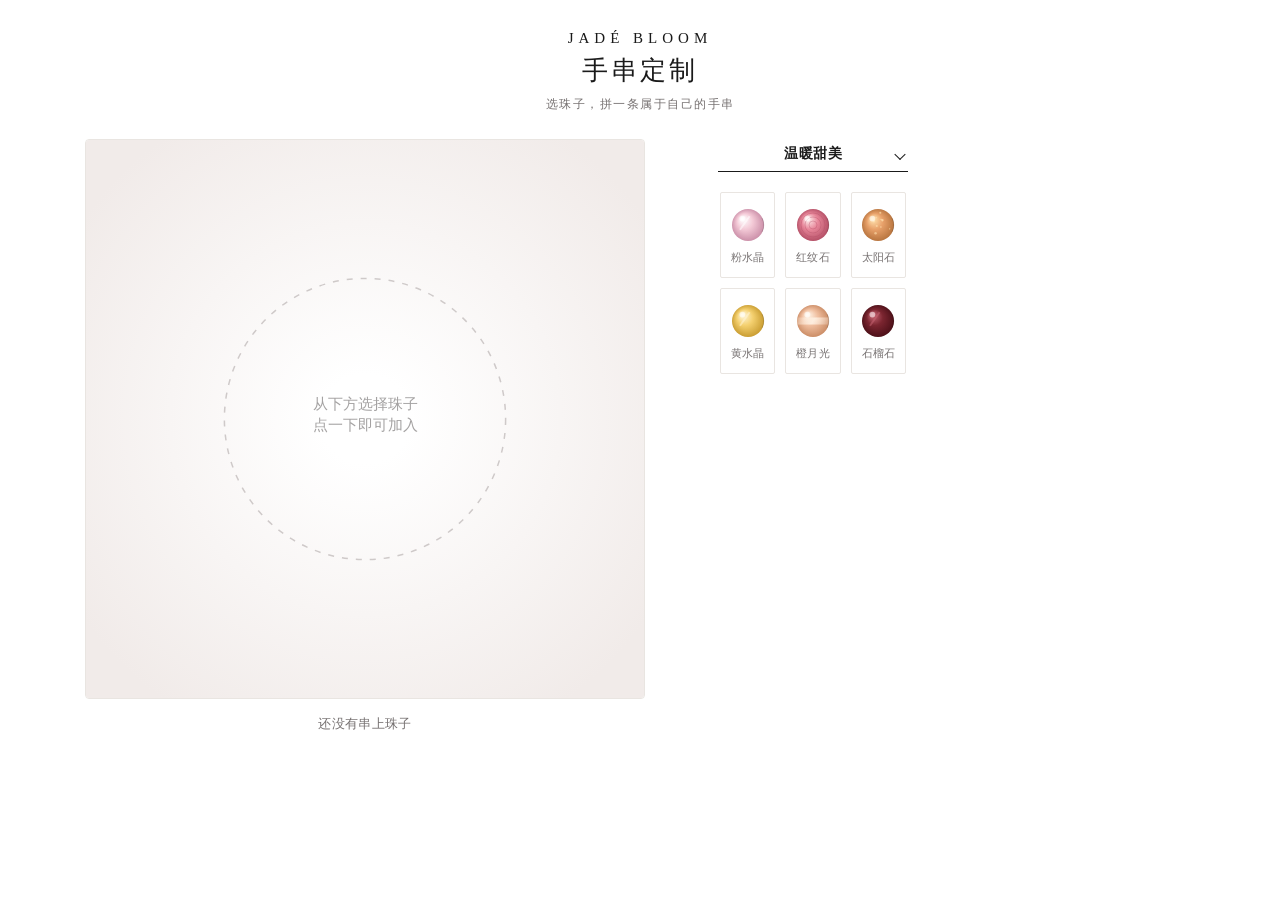
<file: bracelet-designer/index.html>
<!DOCTYPE html>
<html lang="zh-CN">
<head>
<meta charset="UTF-8" />
<meta name="viewport" content="width=device-width, initial-scale=1.0, maximum-scale=1.0, user-scalable=no" />
<title>手串定制 · 自己串一条</title>
<link rel="stylesheet" href="style.css" />
</head>
<body>
<div class="app">
  <header class="app-header">
    <div class="brand">JADÉ BLOOM</div>
    <h1>手串定制</h1>
    <p class="subtitle">选珠子，拼一条属于自己的手串</p>
  </header>

  <main class="app-main">
    <section class="stage-panel">
      <div class="stage-wrap">
        <canvas id="ringCanvas"></canvas>
      </div>
      <div id="ringInfo" class="ring-info">还没有串上珠子</div>
    </section>

    <aside class="quick-actions hidden" id="quickActions">
      <div class="quick-actions-label" id="quickActionsLabel"></div>
      <div id="sizeButtons" class="size-buttons">
        <button data-size="6">6mm</button>
        <button data-size="8">8mm</button>
        <button data-size="10">10mm</button>
        <button data-size="12">12mm</button>
      </div>
      <button id="deleteSelectedBtn" class="danger-btn">删除这颗</button>
    </aside>

    <section class="palette-panel">
      <div class="palette-select-wrap">
        <select id="paletteSelect" class="palette-select"></select>
      </div>
      <div id="paletteGrid" class="palette-grid"></div>
    </section>
  </main>

  <footer class="app-toolbar hidden" id="appToolbar">
    <button id="clearBtn" class="ghost-btn">清空重来</button>
    <button id="exportBtn" class="primary-btn">保存图片</button>
  </footer>
</div>

<canvas id="dragGhost" class="drag-ghost" width="64" height="64"></canvas>

<script src="js/beads-data.js"></script>
<script src="js/bead-render.js"></script>
<script src="js/ring-canvas.js"></script>
<script src="js/export.js"></script>
</body>
</html>
</file>
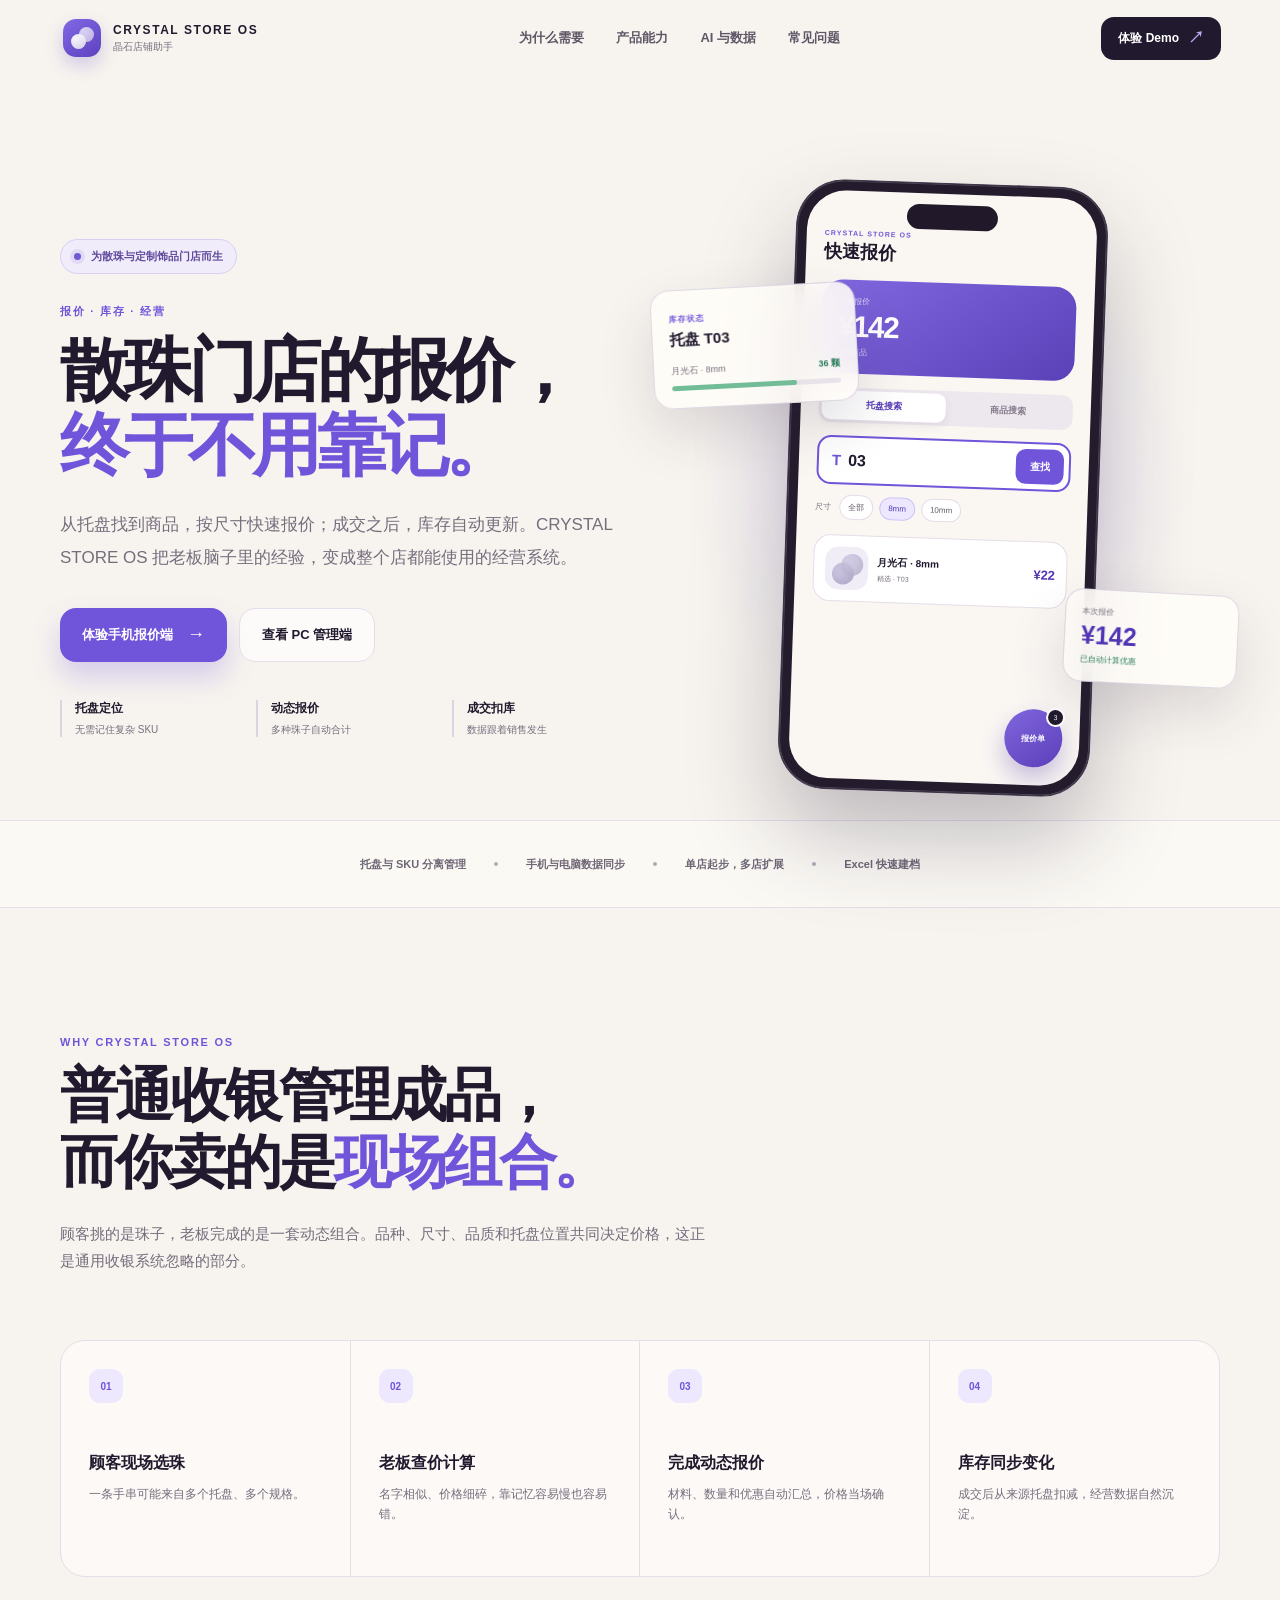
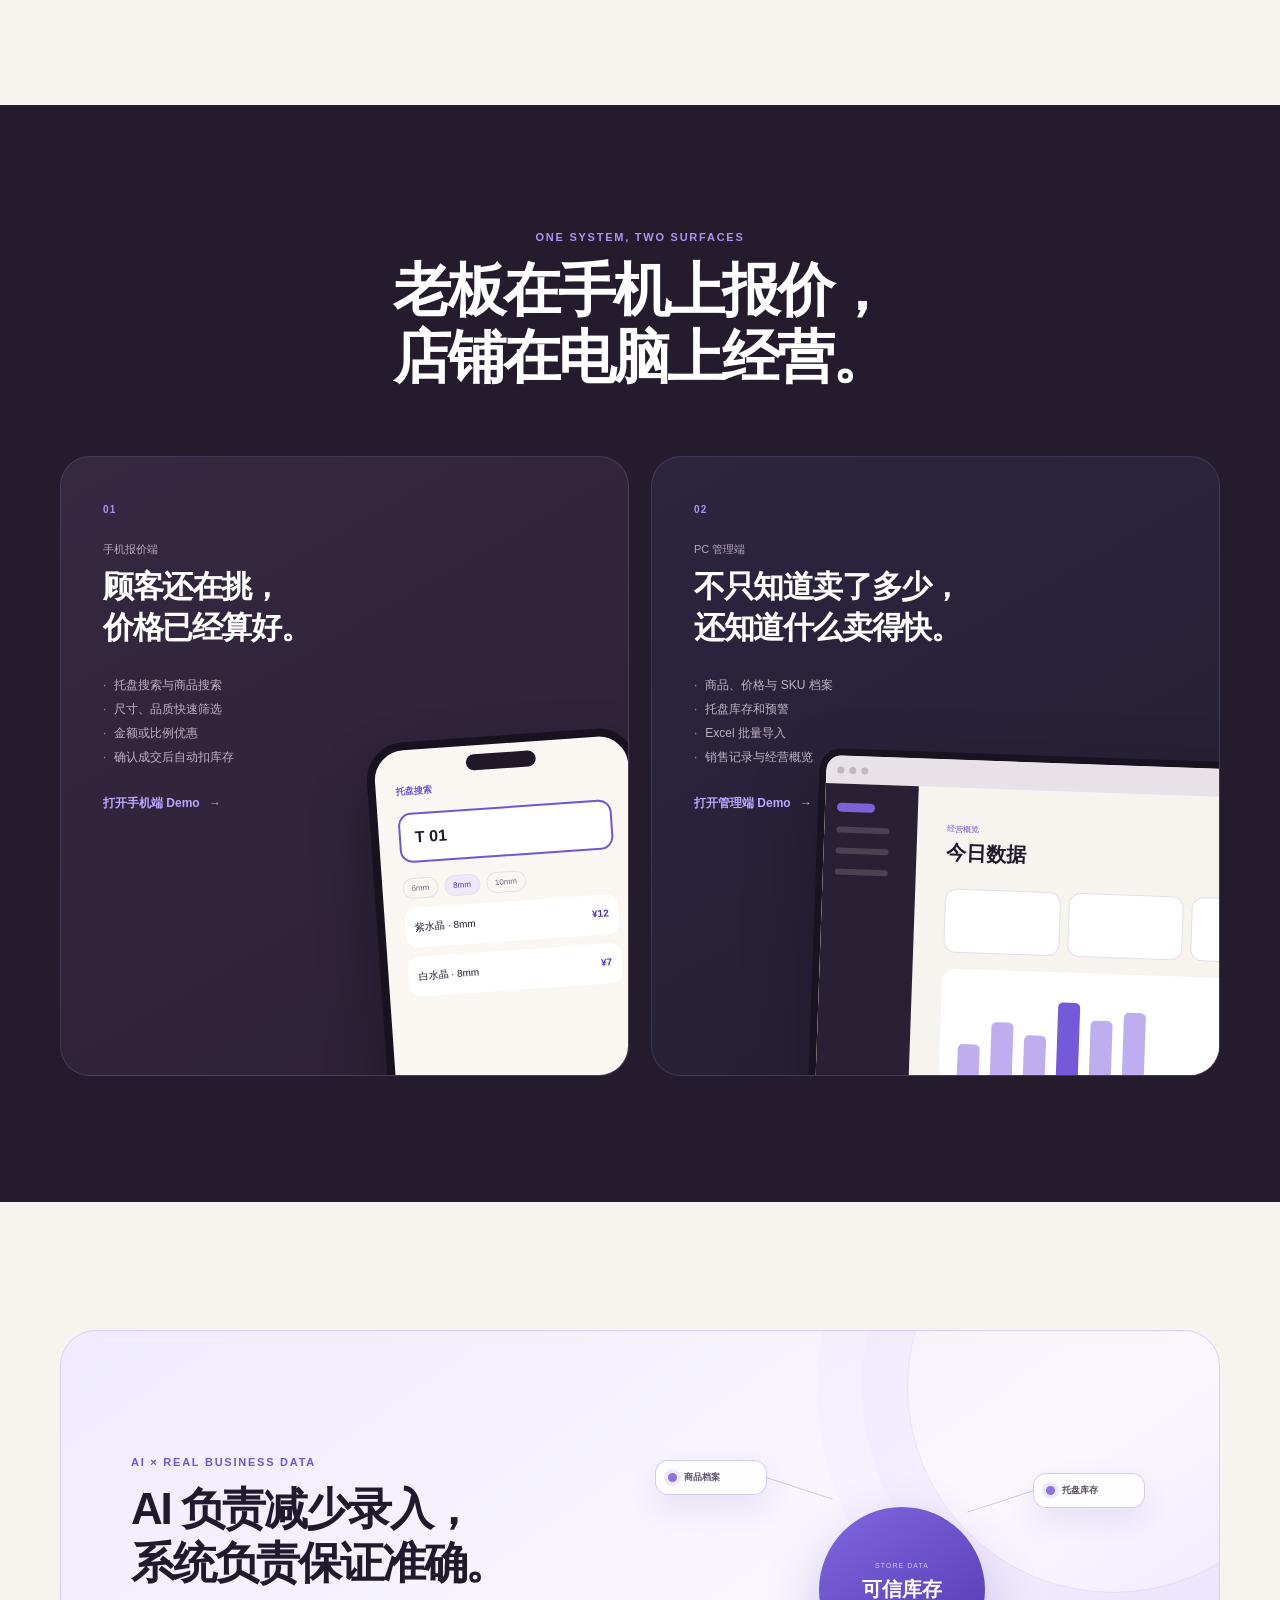
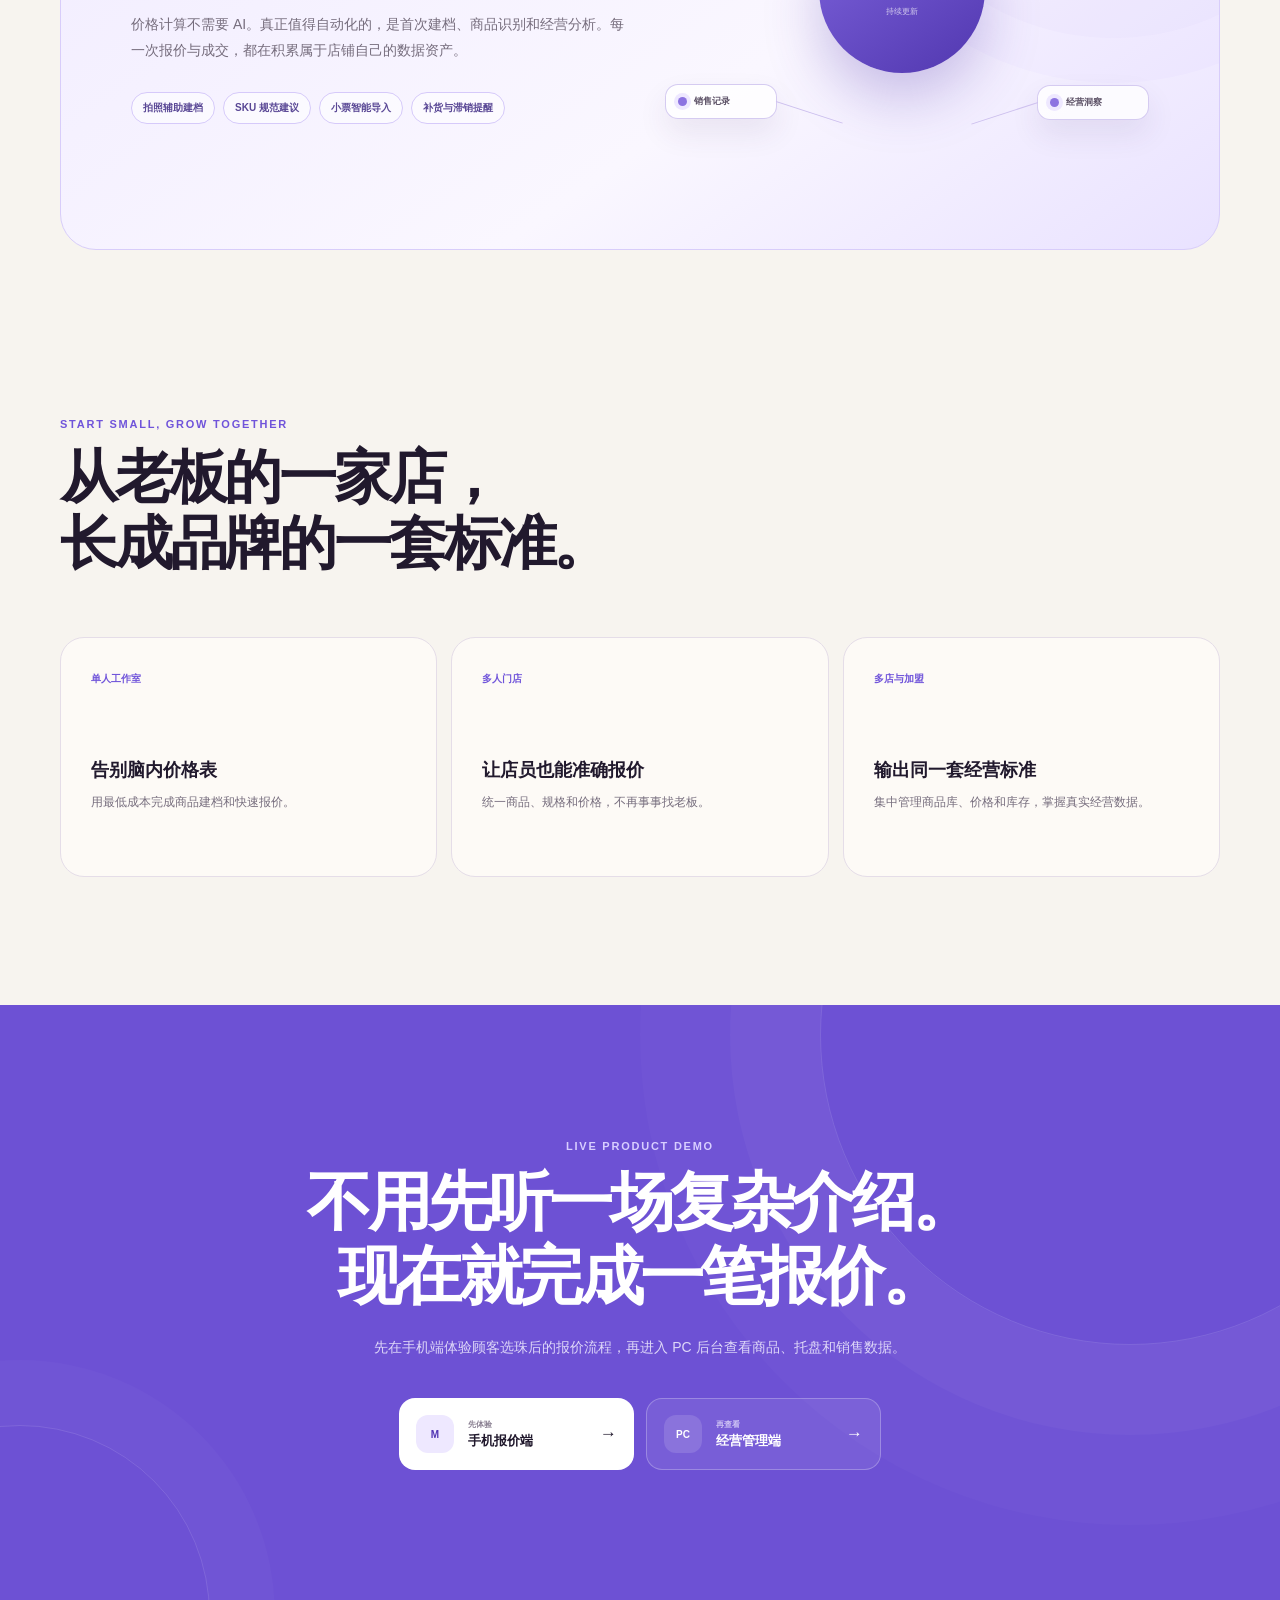
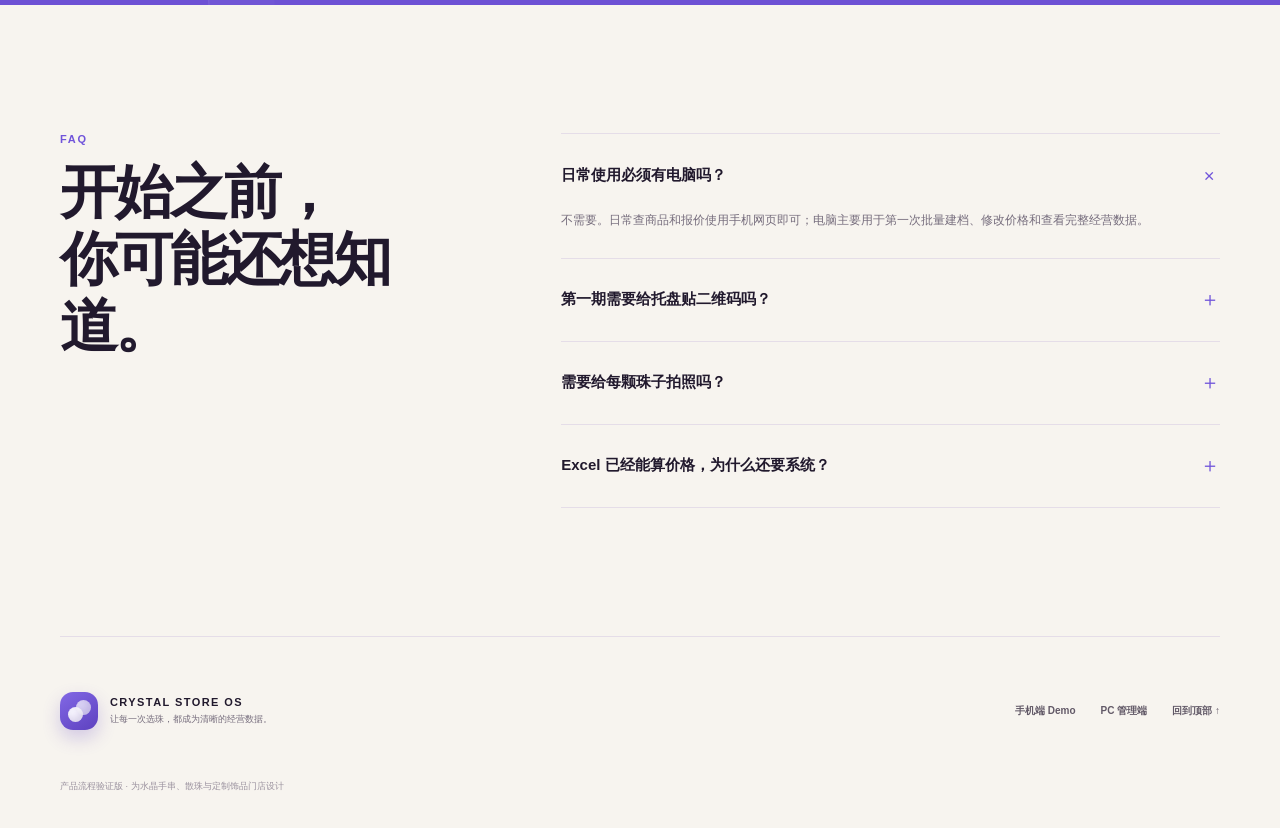
<file: product-website/index.html>
<!doctype html>
<html lang="zh-CN">
<head>
  <meta charset="UTF-8" />
  <meta name="viewport" content="width=device-width, initial-scale=1" />
  <meta name="theme-color" content="#f7f4ef" />
  <meta name="description" content="CRYSTAL STORE OS，为水晶手串、散珠和定制饰品门店设计的轻量经营系统。托盘查价、动态报价、库存同步，一部手机完成。" />
  <meta property="og:title" content="CRYSTAL STORE OS · 晶石店铺助手" />
  <meta property="og:description" content="让散珠门店更快报价，把每一次成交变成可信的库存数据。" />
  <meta property="og:type" content="website" />
  <meta property="og:image" content="website-og.png" />
  <title>CRYSTAL STORE OS · 晶石店铺助手</title>
  <link rel="stylesheet" href="style.css" />
</head>
<body>
  <header class="site-header" id="siteHeader">
    <a class="brand" href="#top" aria-label="返回首页">
      <span class="brand-mark"><i></i><i></i></span>
      <span><strong>CRYSTAL STORE OS</strong><small>晶石店铺助手</small></span>
    </a>
    <button class="menu-button" id="menuButton" aria-label="打开导航" aria-expanded="false">菜单</button>
    <nav class="site-nav" id="siteNav" aria-label="官网导航">
      <a href="#why">为什么需要</a>
      <a href="#product">产品能力</a>
      <a href="#ai">AI 与数据</a>
      <a href="#faq">常见问题</a>
    </nav>
    <a class="header-cta" href="#demo">体验 Demo <span>↗</span></a>
  </header>

  <main id="top">
    <section class="hero section-shell">
      <div class="hero-copy reveal">
        <div class="launch-pill"><span></span> 为散珠与定制饰品门店而生</div>
        <p class="hero-kicker">报价 · 库存 · 经营</p>
        <h1>散珠门店的报价，<br><em>终于不用靠记。</em></h1>
        <p class="hero-lead">从托盘找到商品，按尺寸快速报价；成交之后，库存自动更新。CRYSTAL STORE OS 把老板脑子里的经验，变成整个店都能使用的经营系统。</p>
        <div class="hero-actions">
          <a class="button primary" href="../store-saas/index.html">体验手机报价端 <span>→</span></a>
          <a class="button secondary" href="../store-saas/admin.html">查看 PC 管理端</a>
        </div>
        <div class="hero-proof">
          <div><strong>托盘定位</strong><span>无需记住复杂 SKU</span></div>
          <div><strong>动态报价</strong><span>多种珠子自动合计</span></div>
          <div><strong>成交扣库</strong><span>数据跟着销售发生</span></div>
        </div>
      </div>

      <div class="product-stage reveal" aria-label="产品界面示意">
        <div class="stage-glow"></div>
        <div class="inventory-float">
          <span class="float-label">库存状态</span>
          <strong>托盘 T03</strong>
          <div class="inventory-line"><span>月光石 · 8mm</span><b>36 颗</b></div>
          <div class="mini-progress"><i></i></div>
        </div>
        <div class="phone-frame">
          <div class="phone-island"></div>
          <div class="phone-screen">
            <div class="mock-brand">CRYSTAL STORE OS</div>
            <div class="mock-title">快速报价</div>
            <div class="mock-total"><span>当前报价</span><strong>¥142</strong><small>3 种商品</small></div>
            <div class="mock-tabs"><span class="active">托盘搜索</span><span>商品搜索</span></div>
            <div class="mock-search"><b>T</b><span>03</span><button>查找</button></div>
            <div class="mock-sizes"><small>尺寸</small><i>全部</i><i class="active">8mm</i><i>10mm</i></div>
            <div class="mock-product">
              <div class="mock-stones"><i></i><i></i></div>
              <span><strong>月光石 · 8mm</strong><small>精选 · T03</small></span>
              <b>¥22</b>
            </div>
            <div class="mock-quote-orb"><small>3</small><span>报价单</span></div>
          </div>
        </div>
        <div class="quote-float">
          <span>本次报价</span><strong>¥142</strong><small>已自动计算优惠</small>
        </div>
      </div>
    </section>

    <section class="trust-strip" aria-label="核心能力">
      <span>托盘与 SKU 分离管理</span><i></i>
      <span>手机与电脑数据同步</span><i></i>
      <span>单店起步，多店扩展</span><i></i>
      <span>Excel 快速建档</span>
    </section>

    <section class="section-shell story-section" id="why">
      <div class="section-heading reveal">
        <p class="section-kicker">WHY CRYSTAL STORE OS</p>
        <h2>普通收银管理成品，<br>而你卖的是<em>现场组合。</em></h2>
        <p>顾客挑的是珠子，老板完成的是一套动态组合。品种、尺寸、品质和托盘位置共同决定价格，这正是通用收银系统忽略的部分。</p>
      </div>
      <div class="workflow-grid reveal">
        <article><span>01</span><strong>顾客现场选珠</strong><p>一条手串可能来自多个托盘、多个规格。</p></article>
        <article><span>02</span><strong>老板查价计算</strong><p>名字相似、价格细碎，靠记忆容易慢也容易错。</p></article>
        <article><span>03</span><strong>完成动态报价</strong><p>材料、数量和优惠自动汇总，价格当场确认。</p></article>
        <article><span>04</span><strong>库存同步变化</strong><p>成交后从来源托盘扣减，经营数据自然沉淀。</p></article>
      </div>
    </section>

    <section class="product-section" id="product">
      <div class="section-shell">
        <div class="section-heading centered reveal">
          <p class="section-kicker">ONE SYSTEM, TWO SURFACES</p>
          <h2>老板在手机上报价，<br>店铺在电脑上经营。</h2>
        </div>
        <div class="product-grid">
          <article class="feature-card mobile-card reveal">
            <div class="feature-copy">
              <span class="feature-number">01</span>
              <p class="feature-tag">手机报价端</p>
              <h3>顾客还在挑，<br>价格已经算好。</h3>
              <ul><li>托盘搜索与商品搜索</li><li>尺寸、品质快速筛选</li><li>金额或比例优惠</li><li>确认成交后自动扣库存</li></ul>
              <a href="../store-saas/index.html">打开手机端 Demo <span>→</span></a>
            </div>
            <div class="mini-phone">
              <div class="mini-phone-top"></div>
              <small>托盘搜索</small>
              <strong>T 01</strong>
              <div><i>6mm</i><i class="selected">8mm</i><i>10mm</i></div>
              <p>紫水晶 · 8mm <b>¥12</b></p>
              <p>白水晶 · 8mm <b>¥7</b></p>
            </div>
          </article>
          <article class="feature-card desktop-card reveal">
            <div class="feature-copy">
              <span class="feature-number">02</span>
              <p class="feature-tag">PC 管理端</p>
              <h3>不只知道卖了多少，<br>还知道什么卖得快。</h3>
              <ul><li>商品、价格与 SKU 档案</li><li>托盘库存和预警</li><li>Excel 批量导入</li><li>销售记录与经营概览</li></ul>
              <a href="../store-saas/admin.html">打开管理端 Demo <span>→</span></a>
            </div>
            <div class="desktop-window">
              <div class="desktop-top"><i></i><i></i><i></i></div>
              <div class="desktop-body">
                <aside><b></b><span></span><span></span><span></span></aside>
                <div class="desktop-content">
                  <small>经营概览</small><strong>今日数据</strong>
                  <div class="metric-row"><i></i><i></i><i></i></div>
                  <div class="chart-bars"><b></b><b></b><b></b><b></b><b></b><b></b></div>
                </div>
              </div>
            </div>
          </article>
        </div>
      </div>
    </section>

    <section class="section-shell data-section" id="ai">
      <div class="data-panel reveal">
        <div class="data-copy">
          <p class="section-kicker">AI × REAL BUSINESS DATA</p>
          <h2>AI 负责减少录入，<br>系统负责保证准确。</h2>
          <p>价格计算不需要 AI。真正值得自动化的，是首次建档、商品识别和经营分析。每一次报价与成交，都在积累属于店铺自己的数据资产。</p>
          <div class="data-tags"><span>拍照辅助建档</span><span>SKU 规范建议</span><span>小票智能导入</span><span>补货与滞销提醒</span></div>
        </div>
        <div class="data-visual" aria-hidden="true">
          <div class="data-core"><small>STORE DATA</small><strong>可信库存</strong><span>持续更新</span></div>
          <div class="data-node node-a"><i></i><span>商品档案</span></div>
          <div class="data-node node-b"><i></i><span>托盘库存</span></div>
          <div class="data-node node-c"><i></i><span>销售记录</span></div>
          <div class="data-node node-d"><i></i><span>经营洞察</span></div>
        </div>
      </div>
    </section>

    <section class="section-shell fit-section">
      <div class="section-heading reveal">
        <p class="section-kicker">START SMALL, GROW TOGETHER</p>
        <h2>从老板的一家店，<br>长成品牌的一套标准。</h2>
      </div>
      <div class="fit-grid reveal">
        <article><span>单人工作室</span><strong>告别脑内价格表</strong><p>用最低成本完成商品建档和快速报价。</p></article>
        <article><span>多人门店</span><strong>让店员也能准确报价</strong><p>统一商品、规格和价格，不再事事找老板。</p></article>
        <article><span>多店与加盟</span><strong>输出同一套经营标准</strong><p>集中管理商品库、价格和库存，掌握真实经营数据。</p></article>
      </div>
    </section>

    <section class="demo-section" id="demo">
      <div class="demo-orb orb-one"></div><div class="demo-orb orb-two"></div>
      <div class="section-shell demo-inner reveal">
        <p class="section-kicker light">LIVE PRODUCT DEMO</p>
        <h2>不用先听一场复杂介绍。<br>现在就完成一笔报价。</h2>
        <p>先在手机端体验顾客选珠后的报价流程，再进入 PC 后台查看商品、托盘和销售数据。</p>
        <div class="demo-actions">
          <a class="button white" href="../store-saas/index.html"><span class="demo-icon">M</span><span><small>先体验</small><strong>手机报价端</strong></span><b>→</b></a>
          <a class="button ghost" href="../store-saas/admin.html"><span class="demo-icon">PC</span><span><small>再查看</small><strong>经营管理端</strong></span><b>→</b></a>
        </div>
      </div>
    </section>

    <section class="section-shell faq-section" id="faq">
      <div class="section-heading reveal"><p class="section-kicker">FAQ</p><h2>开始之前，<br>你可能还想知道。</h2></div>
      <div class="faq-list reveal">
        <details open><summary>日常使用必须有电脑吗？<span>＋</span></summary><p>不需要。日常查商品和报价使用手机网页即可；电脑主要用于第一次批量建档、修改价格和查看完整经营数据。</p></details>
        <details><summary>第一期需要给托盘贴二维码吗？<span>＋</span></summary><p>不需要。单店 SKU 和托盘数量有限时，直接输入托盘编号成本最低。流程验证成功后，再根据门店规模增加二维码或条形码。</p></details>
        <details><summary>需要给每颗珠子拍照吗？<span>＋</span></summary><p>不需要。一个 SKU 或一个明显不同的批次保留一张代表图即可。准确数量和托盘关系比逐颗拍照更重要。</p></details>
        <details><summary>Excel 已经能算价格，为什么还要系统？<span>＋</span></summary><p>Excel 能保存价格，但无法自然连接现场查找、多人报价、成交扣库和多店数据。系统的价值不是算术，而是让完整经营流程连续发生。</p></details>
      </div>
    </section>
  </main>

  <footer class="site-footer">
    <div class="footer-brand"><div class="brand-mark"><i></i><i></i></div><span><strong>CRYSTAL STORE OS</strong><small>让每一次选珠，都成为清晰的经营数据。</small></span></div>
    <div class="footer-links"><a href="../store-saas/index.html">手机端 Demo</a><a href="../store-saas/admin.html">PC 管理端</a><a href="#top">回到顶部 ↑</a></div>
    <p>产品流程验证版 · 为水晶手串、散珠与定制饰品门店设计</p>
  </footer>

  <script src="script.js"></script>
</body>
</html>
</file>
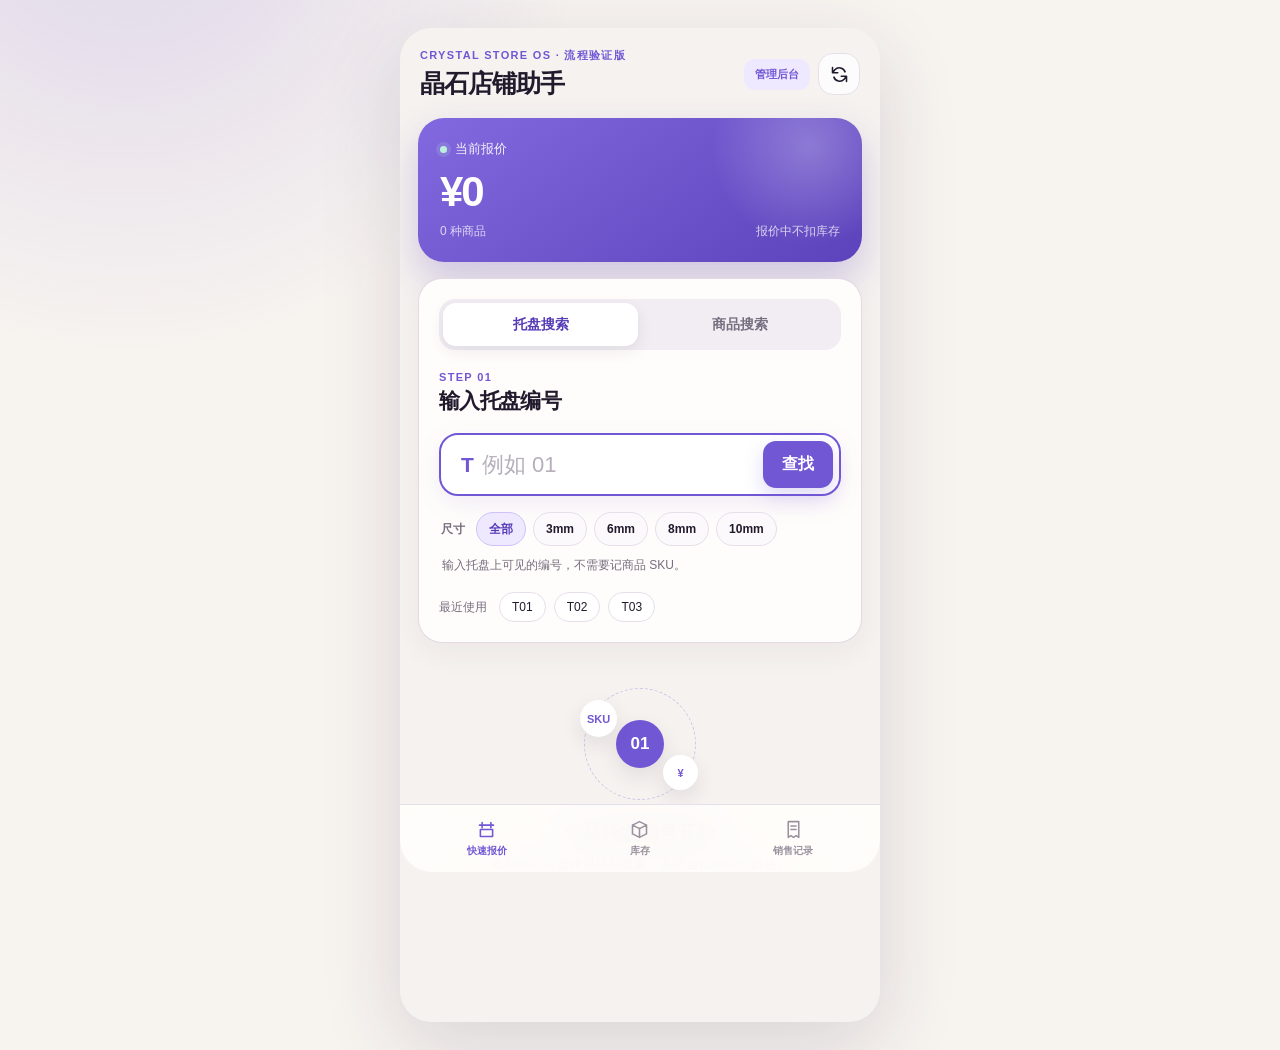
<file: store os/index.html>
<!doctype html>
<html lang="zh-CN">
<head>
  <meta charset="UTF-8" />
  <meta name="viewport" content="width=device-width, initial-scale=1, viewport-fit=cover" />
  <meta name="theme-color" content="#f7f3ef" />
  <title>晶石店铺助手 · Demo</title>
  <link rel="stylesheet" href="styles.css" />
</head>
<body>
  <div class="app-shell">
    <header class="topbar">
      <div>
        <p class="eyebrow">CRYSTAL STORE OS · 流程验证版</p>
        <h1>晶石店铺助手</h1>
      </div>
      <div class="top-actions">
        <a class="admin-entry" href="admin.html">管理后台</a>
        <button class="icon-button" id="resetDemo" aria-label="重置演示数据" title="重置演示数据">
          <svg viewBox="0 0 24 24" aria-hidden="true"><path d="M4 4v6h6M20 20v-6h-6M5.6 15a7 7 0 0 0 11.7 2.4L20 14M4 10l2.7-3.4A7 7 0 0 1 18.4 9"/></svg>
        </button>
      </div>
    </header>

    <main>
      <section class="view active" id="quoteView" aria-labelledby="quoteTab">
        <div class="hero-card">
          <div class="hero-copy">
            <span class="status-dot"></span>
            <span>当前报价</span>
          </div>
          <div class="hero-total" id="heroTotal">¥0</div>
          <div class="hero-meta"><span id="heroItemCount">0 种商品</span><span>报价中不扣库存</span></div>
        </div>

        <section class="search-panel" aria-label="商品查找">
          <div class="search-mode-tabs" role="tablist" aria-label="搜索方式">
            <button class="search-mode-tab active" id="traySearchTab" data-search-mode="tray" role="tab" aria-selected="true" aria-controls="traySearchPanel">托盘搜索</button>
            <button class="search-mode-tab" id="productSearchTab" data-search-mode="product" role="tab" aria-selected="false" aria-controls="productSearchPanel">商品搜索</button>
          </div>

          <div class="search-mode-panel" id="traySearchPanel" role="tabpanel" aria-labelledby="traySearchTab">
            <div class="section-heading">
              <div>
                <p class="step-label">STEP 01</p>
                <h2>输入托盘编号</h2>
              </div>
            </div>

            <form id="traySearchForm" class="tray-search">
              <span class="input-prefix">T</span>
              <input id="trayCodeInput" inputmode="numeric" autocomplete="off" maxlength="3" placeholder="例如 01" aria-label="托盘编号" />
              <button type="submit" class="primary-button compact">查找</button>
            </form>
            <div class="size-filter-row" id="traySizeFilter" role="group" aria-label="筛选托盘内商品尺寸">
              <span class="size-filter-label">尺寸</span>
              <div class="size-filter-options"></div>
            </div>
            <p class="form-hint" id="searchHint">输入托盘上可见的编号，不需要记商品 SKU。</p>

            <div class="recent-row">
              <span>最近使用</span>
              <div class="chip-group" id="recentTrays"></div>
            </div>
          </div>

          <div class="search-mode-panel hidden" id="productSearchPanel" role="tabpanel" aria-labelledby="productSearchTab">
            <div class="section-heading">
              <div>
                <p class="step-label">STEP 01</p>
                <h2>搜索商品</h2>
              </div>
            </div>
            <form id="productSearchForm" class="product-inline-search">
              <input id="productSearchInput" autocomplete="off" placeholder="紫水晶、SKU 或别名" aria-label="商品名称或 SKU" />
              <button type="submit" class="primary-button compact">查找</button>
            </form>
            <div class="size-filter-row" id="productSizeFilter" role="group" aria-label="筛选商品尺寸">
              <span class="size-filter-label">尺寸</span>
              <div class="size-filter-options"></div>
            </div>
            <p class="form-hint" id="productSearchHint">可按中文名称、拼音 SKU、别名和尺寸组合查找。</p>
          </div>
        </section>

        <section id="trayResult" class="tray-result hidden" aria-live="polite">
          <div class="section-heading result-heading">
            <div>
              <p class="step-label">STEP 02</p>
              <h2><span id="trayResultName">01号托盘</span><small id="trayResultCount"></small></h2>
            </div>
            <button class="text-button" id="clearTray">换一个托盘</button>
          </div>
          <div class="product-list" id="trayProducts"></div>
        </section>

        <section id="productResult" class="tray-result hidden" aria-live="polite">
          <div class="section-heading result-heading">
            <div>
              <p class="step-label">STEP 02</p>
              <h2><span>商品搜索结果</span><small id="productResultCount"></small></h2>
            </div>
            <button class="text-button" id="clearProductSearch">清空条件</button>
          </div>
          <div class="product-list" id="productSearchResults"></div>
        </section>

        <section class="empty-guide" id="emptyGuide">
          <div class="guide-orbit"><span>01</span><span>SKU</span><span>¥</span></div>
          <h3 id="emptyGuideTitle">先从托盘编号开始</h3>
          <p id="emptyGuideCopy">查到商品后选择规格和数量，系统会自动带出价格。</p>
        </section>
      </section>

      <section class="view" id="inventoryView" aria-labelledby="inventoryTab">
        <div class="page-heading">
          <p class="eyebrow">实时汇总</p>
          <h2>库存概览</h2>
          <p>同一 SKU 在不同托盘的库存会自动相加。</p>
        </div>
        <div class="metric-grid" id="inventoryMetrics"></div>
        <a class="template-link" href="data/手串商品与托盘库存_导入模板.xlsx" download>
          <span>
            <strong>Excel 商品与托盘模板</strong>
            <small>电脑端建档使用 · 已含示例数据</small>
          </span>
          <span class="download-mark">↓</span>
        </a>
        <div class="filter-row" id="inventoryFilters">
          <button class="filter-chip active" data-filter="all">全部</button>
          <button class="filter-chip" data-filter="low">库存偏低</button>
          <button class="filter-chip" data-filter="紫水晶">紫水晶</button>
        </div>
        <div class="inventory-list" id="inventoryList"></div>
      </section>

      <section class="view" id="ordersView" aria-labelledby="ordersTab">
        <div class="page-heading">
          <p class="eyebrow">成交留痕</p>
          <h2>销售记录</h2>
          <p>只有确认成交后，库存才会发生变化。</p>
        </div>
        <div class="order-list" id="orderList"></div>
      </section>
    </main>

    <button class="quote-fab hidden" id="cartBar" aria-label="查看当前报价单">
      <svg viewBox="0 0 24 24" aria-hidden="true"><path d="M6 3h12v18l-3-2-3 2-3-2-3 2V3Zm3 5h6M9 12h6"/></svg>
      <span class="quote-fab-label">报价单</span>
      <span class="cart-count" id="cartCount">0</span>
      <span class="visually-hidden" id="cartTotal">¥0</span>
    </button>

    <nav class="bottom-nav" aria-label="主导航">
      <button class="nav-item active" id="quoteTab" data-view="quoteView">
        <svg viewBox="0 0 24 24" aria-hidden="true"><path d="M4 7h16M7 4v6M17 4v6M5 12h14v8H5z"/></svg>
        <span>快速报价</span>
      </button>
      <button class="nav-item" id="inventoryTab" data-view="inventoryView">
        <svg viewBox="0 0 24 24" aria-hidden="true"><path d="m4 7 8-4 8 4-8 4-8-4Zm0 0v10l8 4 8-4V7M12 11v10"/></svg>
        <span>库存</span>
      </button>
      <button class="nav-item" id="ordersTab" data-view="ordersView">
        <svg viewBox="0 0 24 24" aria-hidden="true"><path d="M6 3h12v18l-3-2-3 2-3-2-3 2V3Zm3 5h6M9 12h6"/></svg>
        <span>销售记录</span>
      </button>
    </nav>
  </div>

  <div class="sheet-backdrop hidden" id="sheetBackdrop"></div>

  <section class="bottom-sheet hidden" id="quantitySheet" role="dialog" aria-modal="true" aria-labelledby="quantityTitle">
    <div class="sheet-handle"></div>
    <button class="sheet-close" data-close-sheet aria-label="关闭">×</button>
    <div class="product-hero" id="selectedProductHero"></div>
    <div class="quantity-section">
      <label for="quantityInput">本次使用数量</label>
      <div class="quantity-control">
        <button id="decreaseQty" aria-label="减少数量">−</button>
        <input id="quantityInput" inputmode="decimal" value="1" aria-label="本次使用数量" />
        <button id="increaseQty" aria-label="增加数量">＋</button>
      </div>
      <p id="quantityStockHint"></p>
    </div>
    <div class="line-preview"><span>本项小计</span><strong id="lineSubtotal">¥0</strong></div>
    <button class="primary-button full" id="addToQuote">加入报价单</button>
  </section>

  <section class="bottom-sheet quote-sheet hidden" id="quoteSheet" role="dialog" aria-modal="true" aria-labelledby="quoteSheetTitle">
    <div class="sheet-handle"></div>
    <button class="sheet-close" data-close-sheet aria-label="关闭">×</button>
    <div class="sheet-title-row">
      <div><p class="step-label">CURRENT QUOTE</p><h2 id="quoteSheetTitle">当前报价单</h2></div>
      <button class="text-button danger" id="clearQuote">清空</button>
    </div>
    <div class="quote-lines" id="quoteLines"></div>
    <div class="discount-editor">
      <div class="discount-editor-head">
        <strong>优惠方式</strong>
        <div class="discount-mode-tabs" role="tablist" aria-label="优惠方式">
          <button type="button" class="discount-mode-tab active" data-discount-mode="amount" aria-selected="true">金额</button>
          <button type="button" class="discount-mode-tab" data-discount-mode="rate" aria-selected="false">按比例</button>
        </div>
      </div>
      <div class="discount-panel" id="discountAmountPanel">
        <label for="discountFee">优惠金额</label>
        <div class="discount-money-input"><span>¥</span><input id="discountFee" inputmode="decimal" value="0" aria-label="优惠金额" /></div>
      </div>
      <div class="discount-panel hidden" id="discountRatePanel">
        <div class="discount-rate-options" role="group" aria-label="优惠比例">
          <button type="button" class="discount-rate-chip" data-rate="0.05">5%</button>
          <button type="button" class="discount-rate-chip" data-rate="0.10">10%</button>
          <button type="button" class="discount-rate-chip" data-rate="0.15">15%</button>
        </div>
        <p>按材料金额计算，本次优惠 <strong id="discountRateAmount">¥0</strong></p>
      </div>
    </div>
    <div class="quote-summary">
      <div><span>材料金额</span><span id="materialTotal">¥0</span></div>
      <div><span id="discountSummaryLabel">优惠</span><span id="discountTotal">−¥0</span></div>
      <div class="grand-total"><span>最终报价</span><strong id="grandTotal">¥0</strong></div>
    </div>
    <p class="stock-note">保存报价不会扣库存，确认成交后才会扣减来源托盘库存。</p>
    <div class="sheet-actions">
      <button class="secondary-button" id="saveQuote">保存报价</button>
      <button class="primary-button" id="confirmSale">确认成交</button>
    </div>
  </section>

  <div class="toast hidden" id="toast" role="status"></div>

  <script src="app.js"></script>
</body>
</html>
</file>
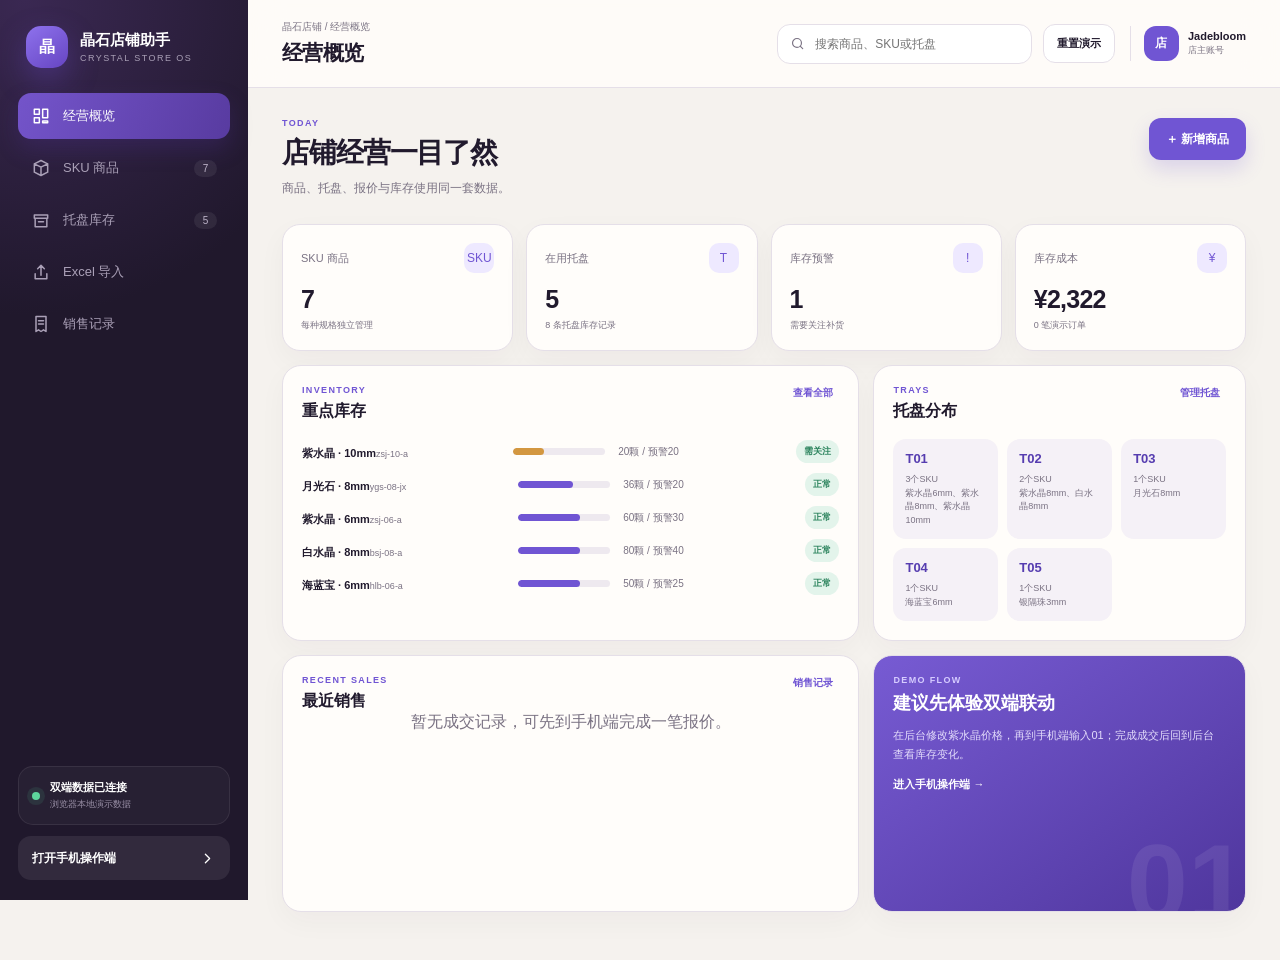
<file: store os/admin.html>
<!doctype html>
<html lang="zh-CN">
<head>
  <meta charset="UTF-8" />
  <meta name="viewport" content="width=device-width, initial-scale=1" />
  <meta name="theme-color" content="#20182c" />
  <title>晶石店铺助手 · 管理后台</title>
  <link rel="stylesheet" href="admin.css" />
</head>
<body>
  <div class="admin-shell">
    <aside class="sidebar">
      <a class="brand" href="admin.html">
        <span class="brand-mark">晶</span>
        <span><strong>晶石店铺助手</strong><small>CRYSTAL STORE OS</small></span>
      </a>

      <nav class="side-nav" aria-label="后台导航">
        <button class="side-nav-item active" data-page="dashboardPage" data-title="经营概览">
          <svg viewBox="0 0 24 24"><path d="M4 4h6v6H4zM14 4h6v10h-6zM4 14h6v6H4zM14 18h6v2h-6z"/></svg>
          <span>经营概览</span>
        </button>
        <button class="side-nav-item" data-page="productsPage" data-title="SKU 商品">
          <svg viewBox="0 0 24 24"><path d="m4 7 8-4 8 4-8 4-8-4Zm0 0v10l8 4 8-4V7M12 11v10"/></svg>
          <span>SKU 商品</span><em id="productNavCount">0</em>
        </button>
        <button class="side-nav-item" data-page="traysPage" data-title="托盘库存">
          <svg viewBox="0 0 24 24"><path d="M4 6h16v4H4zM5 10h14v10H5zM9 14h6"/></svg>
          <span>托盘库存</span><em id="trayNavCount">0</em>
        </button>
        <button class="side-nav-item" data-page="importPage" data-title="Excel 数据导入">
          <svg viewBox="0 0 24 24"><path d="M12 16V4m0 0L8 8m4-4 4 4M5 14v6h14v-6"/></svg>
          <span>Excel 导入</span>
        </button>
        <button class="side-nav-item" data-page="ordersPage" data-title="销售记录">
          <svg viewBox="0 0 24 24"><path d="M6 3h12v18l-3-2-3 2-3-2-3 2V3Zm3 5h6M9 12h6"/></svg>
          <span>销售记录</span>
        </button>
      </nav>

      <div class="sidebar-bottom">
        <div class="sync-card"><span class="pulse"></span><div><strong>双端数据已连接</strong><small>浏览器本地演示数据</small></div></div>
        <a href="index.html" class="mobile-entry">
          <span>打开手机操作端</span>
          <svg viewBox="0 0 24 24"><path d="m9 18 6-6-6-6"/></svg>
        </a>
      </div>
    </aside>

    <div class="workspace">
      <header class="admin-topbar">
        <div>
          <p class="breadcrumb">晶石店铺 / <span id="breadcrumbTitle">经营概览</span></p>
          <h1 id="pageTitle">经营概览</h1>
        </div>
        <div class="topbar-tools">
          <label class="global-search">
            <svg viewBox="0 0 24 24"><circle cx="11" cy="11" r="7"/><path d="m20 20-4-4"/></svg>
            <input id="globalSearch" placeholder="搜索商品、SKU或托盘" />
          </label>
          <button class="ghost-button" id="resetAdminDemo">重置演示</button>
          <div class="profile"><span>店</span><div><strong>Jadebloom</strong><small>店主账号</small></div></div>
        </div>
      </header>

      <main class="admin-main">
        <section class="admin-page active" id="dashboardPage">
          <div class="page-lead">
            <div><p class="kicker">TODAY</p><h2>店铺经营一目了然</h2><p>商品、托盘、报价与库存使用同一套数据。</p></div>
            <button class="primary-action" data-new-product>＋ 新增商品</button>
          </div>

          <div class="kpi-grid" id="dashboardKpis"></div>

          <div class="dashboard-grid">
            <section class="panel wide-panel">
              <div class="panel-heading"><div><p class="kicker">INVENTORY</p><h3>重点库存</h3></div><button class="link-button" data-jump="productsPage">查看全部</button></div>
              <div class="stock-overview" id="dashboardStock"></div>
            </section>
            <section class="panel">
              <div class="panel-heading"><div><p class="kicker">TRAYS</p><h3>托盘分布</h3></div><button class="link-button" data-jump="traysPage">管理托盘</button></div>
              <div class="tray-map" id="dashboardTrays"></div>
            </section>
            <section class="panel wide-panel">
              <div class="panel-heading"><div><p class="kicker">RECENT SALES</p><h3>最近销售</h3></div><button class="link-button" data-jump="ordersPage">销售记录</button></div>
              <div id="dashboardOrders"></div>
            </section>
            <section class="panel guide-panel">
              <span class="guide-number">01</span>
              <p class="kicker">DEMO FLOW</p>
              <h3>建议先体验双端联动</h3>
              <p>在后台修改紫水晶价格，再到手机端输入01；完成成交后回到后台查看库存变化。</p>
              <a href="index.html">进入手机操作端 →</a>
            </section>
          </div>
        </section>

        <section class="admin-page" id="productsPage">
          <div class="page-lead compact-lead">
            <div><p class="kicker">PRODUCT LIBRARY</p><h2>SKU 商品库</h2><p>价格属于 SKU，多个托盘中的同款商品会同步使用。</p></div>
            <button class="primary-action" data-new-product>＋ 新增商品</button>
          </div>
          <section class="panel table-panel">
            <div class="table-toolbar">
              <label class="table-search"><span>⌕</span><input id="productSearch" placeholder="搜索名称、拼音缩写或SKU" /></label>
              <div class="table-filters">
                <button class="filter-button active" data-product-filter="all">全部</button>
                <button class="filter-button" data-product-filter="low">库存偏低</button>
                <button class="filter-button" data-product-filter="主珠">主珠</button>
                <button class="filter-button" data-product-filter="配珠">配珠</button>
              </div>
              <a class="export-button" href="data/手串商品与托盘库存_导入模板.xlsx" download>下载 Excel 模板</a>
            </div>
            <div class="table-scroll">
              <table>
                <thead><tr><th>商品</th><th>SKU</th><th>分类</th><th>成本</th><th>售价</th><th>总库存</th><th>托盘位置</th><th>状态</th><th></th></tr></thead>
                <tbody id="productTableBody"></tbody>
              </table>
            </div>
          </section>
        </section>

        <section class="admin-page" id="traysPage">
          <div class="page-lead compact-lead">
            <div><p class="kicker">PHYSICAL LOCATIONS</p><h2>托盘库存</h2><p>托盘表示“放在哪里”，SKU表示“是什么商品”。</p></div>
            <button class="primary-action" id="addTrayButton">＋ 新增托盘</button>
          </div>
          <div class="tray-summary" id="traySummaryCards"></div>
          <section class="panel table-panel">
            <div class="table-toolbar"><div><strong>全部托盘明细</strong><small>点击“调整库存”可模拟盘点修正</small></div></div>
            <div class="table-scroll">
              <table>
                <thead><tr><th>托盘</th><th>位置/商品</th><th>SKU</th><th>当前库存</th><th>商品总库存</th><th>销售单价</th><th></th></tr></thead>
                <tbody id="trayTableBody"></tbody>
              </table>
            </div>
          </section>
        </section>

        <section class="admin-page" id="importPage">
          <div class="page-lead compact-lead"><div><p class="kicker">BATCH ONBOARDING</p><h2>Excel 数据导入</h2><p>商品身份和托盘库存分开导入，系统先校验、预览，再正式写入。</p></div></div>
          <div class="import-layout">
            <section class="panel import-card">
              <div class="import-icon">XLSX</div>
              <h3>上传商品与托盘库存</h3>
              <p>请使用标准模板，保留“SKU商品表”和“托盘库存表”的字段名称。</p>
              <label class="upload-zone" for="excelFile">
                <span class="upload-symbol">↑</span>
                <strong>拖入文件或点击选择</strong>
                <small>支持 .xlsx · Demo仅展示导入预览</small>
              </label>
              <input type="file" id="excelFile" accept=".xlsx" hidden />
              <a class="template-download" href="data/手串商品与托盘库存_导入模板.xlsx" download>下载标准 Excel 模板</a>
            </section>
            <section class="panel import-preview">
              <div class="panel-heading"><div><p class="kicker">PREVIEW</p><h3>导入检查</h3></div><span class="demo-badge">DEMO</span></div>
              <div id="importPreview" class="empty-preview">
                <div>等待选择 Excel 文件</div>
                <p>这里将显示商品数量、托盘库存记录以及错误行。</p>
              </div>
            </section>
          </div>
          <div class="import-steps">
            <article><span>1</span><div><strong>填写SKU商品表</strong><p>每个“品种＋尺寸＋品质”建立一个SKU。</p></div></article>
            <article><span>2</span><div><strong>填写托盘库存表</strong><p>同一SKU可以分布在多个托盘。</p></div></article>
            <article><span>3</span><div><strong>校验并确认</strong><p>正式系统会检查重复、缺失与错误关联。</p></div></article>
          </div>
        </section>

        <section class="admin-page" id="ordersPage">
          <div class="page-lead compact-lead"><div><p class="kicker">SALES HISTORY</p><h2>销售记录</h2><p>手机端确认成交后，订单和库存变化会同步到这里。</p></div></div>
          <section class="panel table-panel">
            <div class="table-toolbar"><div><strong>成交订单</strong><small id="orderTableHint">暂无成交记录</small></div><a class="mobile-outline" href="index.html">去手机端完成一笔报价</a></div>
            <div class="table-scroll">
              <table><thead><tr><th>订单号</th><th>成交时间</th><th>商品明细</th><th>材料</th><th>优惠</th><th>成交金额</th><th>状态</th></tr></thead><tbody id="orderTableBody"></tbody></table>
            </div>
          </section>
        </section>
      </main>
    </div>
  </div>

  <div class="modal-backdrop hidden" id="modalBackdrop"></div>
  <section class="modal hidden" id="productModal" role="dialog" aria-modal="true" aria-labelledby="productModalTitle">
    <div class="modal-header"><div><p class="kicker">PRODUCT PROFILE</p><h2 id="productModalTitle">编辑商品</h2></div><button class="modal-close" data-close-modal>×</button></div>
    <form id="productForm">
      <input type="hidden" id="editingSku" />
      <div class="product-form-layout">
        <div class="image-uploader"><div class="stone-placeholder">◌</div><strong>商品档案图</strong><small>绑定SKU，用于手机端确认商品</small><button type="button">上传图片</button></div>
        <div class="form-grid">
          <label>产品名称<input id="editName" required /></label>
          <label>SKU编码<input id="editSku" required placeholder="例如 zsj-08-a" /></label>
          <label>分类<select id="editCategory"><option>主珠</option><option>配珠</option><option>隔珠</option><option>吊坠</option><option>配件</option></select></label>
          <label>尺寸<input id="editSize" required placeholder="例如 8mm" /></label>
          <label>品质<input id="editGrade" required placeholder="例如 A级" /></label>
          <label>计价单位<select id="editUnit"><option>颗</option><option>克</option><option>串</option><option>件</option></select></label>
          <label>进货成本<input id="editCost" type="number" min="0" step="0.01" /></label>
          <label>标准售价<input id="editPrice" type="number" min="0" step="0.01" required /></label>
          <label>预警库存<input id="editWarning" type="number" min="0" step="1" /></label>
          <label>商品别名<input id="editAliases" placeholder="用于搜索" /></label>
        </div>
      </div>
      <div class="modal-actions"><button type="button" class="secondary-action" data-close-modal>取消</button><button type="submit" class="primary-action">保存商品</button></div>
    </form>
  </section>

  <div class="admin-toast hidden" id="adminToast"></div>
  <script src="admin.js"></script>
</body>
</html>
</file>
<file: bracelet-designer/style.css>
:root {
  --bg: #FFFFFF;
  --bg-soft: #F7F5F3;
  --ink: #1A1A1A;
  --ink-soft: #767171;
  --accent: #B98795;
  --accent-soft: #F3E6E8;
  --border: #E9E5E1;
  --card-bg: #FFFFFF;
}

* { box-sizing: border-box; }

html, body {
  margin: 0;
  padding: 0;
  height: 100%;
  background: var(--bg);
  color: var(--ink);
  font-family: -apple-system, BlinkMacSystemFont, "PingFang SC", "Microsoft YaHei", sans-serif;
  overscroll-behavior: none;
  -webkit-font-smoothing: antialiased;
}

.app {
  display: flex;
  flex-direction: column;
  min-height: 100vh;
}

.app-header {
  padding: 30px 20px 14px;
  text-align: center;
}
.app-header .brand {
  font-family: Georgia, "Songti SC", "STSong", serif;
  font-weight: 500;
  font-size: 15px;
  letter-spacing: 5px;
  color: var(--ink);
  margin-bottom: 6px;
}
.app-header h1 {
  margin: 0;
  font-family: Georgia, "Songti SC", "STSong", serif;
  font-weight: 500;
  font-size: 26px;
  letter-spacing: 3px;
  color: var(--ink);
}
.app-header .subtitle {
  margin: 8px 0 0;
  font-size: 12px;
  letter-spacing: 1.5px;
  color: var(--ink-soft);
  text-transform: uppercase;
}

.app-main {
  flex: 1;
  display: grid;
  grid-template-columns: 1fr 190px 320px;
  gap: 20px;
  padding: 12px 32px;
  min-height: 0;
  align-items: start;
}

.stage-panel {
  display: flex;
  flex-direction: column;
  align-items: center;
  min-width: 0;
}

.stage-wrap {
  width: 100%;
  max-width: 560px;
  aspect-ratio: 1 / 1;
  border-radius: 4px;
  overflow: hidden;
  border: 1px solid var(--border);
  touch-action: none;
}

#ringCanvas {
  width: 100%;
  height: 100%;
  display: block;
  touch-action: none;
}

.ring-info {
  margin-top: 16px;
  font-size: 13px;
  letter-spacing: 0.3px;
  color: var(--ink-soft);
  text-align: center;
}

.quick-actions {
  display: flex;
  flex-direction: column;
  align-items: stretch;
  gap: 12px;
  background: var(--card-bg);
  border: 1px solid var(--border);
  border-radius: 4px;
  padding: 20px 14px;
  min-width: 0;
  align-self: start;
}
.quick-actions.hidden { display: none; }
.quick-actions-label {
  font-size: 13px;
  font-weight: 600;
  letter-spacing: 0.5px;
  color: var(--ink);
  text-align: center;
}

.size-buttons {
  display: flex;
  flex-wrap: wrap;
  gap: 6px;
  justify-content: center;
}
.size-buttons button {
  border: 1px solid var(--border);
  background: var(--bg);
  color: var(--ink);
  border-radius: 2px;
  padding: 6px 11px;
  font-size: 12px;
  letter-spacing: 0.3px;
  cursor: pointer;
  transition: border-color 0.15s ease, color 0.15s ease;
}
.size-buttons button:hover {
  border-color: var(--ink);
}
.size-buttons button.active {
  background: var(--ink);
  color: #fff;
  border-color: var(--ink);
}

.danger-btn {
  border: 1px solid var(--border);
  background: #fff;
  color: var(--accent);
  border-radius: 2px;
  padding: 8px 14px;
  font-size: 12px;
  letter-spacing: 0.5px;
  cursor: pointer;
  transition: border-color 0.15s ease;
}
.danger-btn:hover { border-color: var(--accent); }

.palette-panel {
  display: flex;
  flex-direction: column;
  min-width: 0;
  min-height: 0;
}

.palette-select-wrap {
  position: relative;
  margin-bottom: 16px;
}
.palette-select-wrap::after {
  content: '';
  position: absolute;
  right: 4px;
  top: 50%;
  width: 7px;
  height: 7px;
  border-right: 1px solid var(--ink);
  border-bottom: 1px solid var(--ink);
  transform: translateY(-70%) rotate(45deg);
  pointer-events: none;
}

.palette-select {
  appearance: none;
  -webkit-appearance: none;
  width: 100%;
  border: none;
  border-bottom: 1px solid var(--ink);
  background: transparent;
  color: var(--ink);
  font-size: 14px;
  font-weight: 600;
  letter-spacing: 0.5px;
  text-align: center;
  text-align-last: center;
  padding: 6px 22px 10px 22px;
  cursor: pointer;
  font-family: inherit;
}
.palette-select:focus { outline: none; }

.palette-grid {
  flex: 1;
  overflow-y: auto;
  display: grid;
  grid-template-columns: repeat(3, 1fr);
  gap: 10px;
  padding: 4px 2px 12px;
  align-content: start;
}

.bead-swatch {
  display: flex;
  flex-direction: column;
  align-items: center;
  gap: 6px;
  padding: 12px 4px;
  border-radius: 2px;
  cursor: grab;
  user-select: none;
  -webkit-user-select: none;
  touch-action: none;
  background: var(--card-bg);
  border: 1px solid var(--border);
  transition: border-color 0.15s ease;
}
.bead-swatch:hover { border-color: var(--ink-soft); }
.bead-swatch:active { cursor: grabbing; }
.bead-swatch canvas {
  width: 40px;
  height: 40px;
}
.bead-swatch span {
  font-size: 10.5px;
  letter-spacing: 0.2px;
  color: var(--ink-soft);
}

.app-toolbar {
  position: sticky;
  bottom: 0;
  display: flex;
  gap: 12px;
  justify-content: center;
  padding: 16px 20px calc(18px + env(safe-area-inset-bottom));
  background: linear-gradient(180deg, rgba(255,255,255,0) 0%, var(--bg) 35%);
}
.app-toolbar.hidden { display: none; }

.ghost-btn, .primary-btn {
  border-radius: 2px;
  padding: 13px 30px;
  font-size: 13px;
  letter-spacing: 1px;
  cursor: pointer;
  border: 1px solid var(--ink);
  transition: opacity 0.15s ease;
}
.ghost-btn:hover, .primary-btn:hover { opacity: 0.75; }
.ghost-btn {
  background: var(--bg);
  color: var(--ink);
}
.primary-btn {
  background: var(--ink);
  color: #fff;
  border-color: var(--ink);
}

.drag-ghost {
  position: fixed;
  top: 0;
  left: 0;
  width: 64px;
  height: 64px;
  pointer-events: none;
  display: none;
  z-index: 999;
  filter: drop-shadow(0 4px 10px rgba(0,0,0,0.2));
}

/* ---------- 移动端自适应 ---------- */
@media (max-width: 768px) {
  .app-header { padding: 22px 16px 10px; }
  .app-header h1 { font-size: 21px; letter-spacing: 2px; }
  .app-header .brand { font-size: 12px; letter-spacing: 3px; }

  .app-main {
    grid-template-columns: 1fr;
    padding: 8px 18px;
  }

  .stage-wrap { max-width: 420px; }

  .quick-actions {
    flex-direction: row;
    flex-wrap: wrap;
    align-items: center;
    justify-content: center;
  }

  .palette-panel {
    min-height: 260px;
  }
  .palette-grid {
    grid-template-columns: repeat(4, 1fr);
    max-height: 40vh;
  }

  .app-toolbar {
    padding: 12px 16px calc(14px + env(safe-area-inset-bottom));
  }
  .ghost-btn, .primary-btn {
    flex: 1;
    text-align: center;
    padding: 13px 0;
  }
}
</file>
<file: product-website/style.css>
:root {
  --paper: #f7f4ef;
  --surface: #fffdf9;
  --ink: #21192d;
  --muted: #766d7d;
  --line: #e5dde8;
  --purple: #7054da;
  --purple-dark: #5135b4;
  --purple-soft: #eee8ff;
  --mint: #dff5ea;
  --green: #287c59;
  --shadow: 0 28px 80px rgba(50, 35, 69, .13);
  font-family: "PingFang SC", "Noto Sans SC", -apple-system, BlinkMacSystemFont, "Segoe UI", sans-serif;
  color: var(--ink);
  background: var(--paper);
  scroll-behavior: smooth;
}

* { box-sizing: border-box; }
body { margin: 0; min-width: 320px; overflow-x: hidden; background: var(--paper); }
a { color: inherit; text-decoration: none; }
button { font: inherit; cursor: pointer; }
.section-shell { width: min(1160px, calc(100% - 48px)); margin: 0 auto; }
.reveal { opacity: 0; transform: translateY(22px); transition: opacity .7s ease, transform .7s ease; }
.reveal.visible { opacity: 1; transform: translateY(0); }

.site-header {
  position: fixed;
  z-index: 100;
  top: 0;
  left: 50%;
  width: min(1200px, calc(100% - 32px));
  height: 76px;
  padding: 0 18px 0 22px;
  transform: translateX(-50%);
  display: grid;
  grid-template-columns: auto 1fr auto;
  align-items: center;
  gap: 30px;
  border: 1px solid transparent;
  border-radius: 0 0 22px 22px;
  transition: background .2s ease, box-shadow .2s ease, border-color .2s ease, height .2s ease;
}
.site-header.scrolled { height: 68px; border-color: rgba(224, 215, 228, .8); background: rgba(255, 253, 249, .9); box-shadow: 0 13px 40px rgba(54, 42, 65, .08); backdrop-filter: blur(18px); }
.brand { display: flex; align-items: center; gap: 12px; }
.brand-mark { width: 38px; height: 38px; border-radius: 13px; position: relative; display: block; background: linear-gradient(145deg, #8268e5, #5d41bf); box-shadow: 0 8px 18px rgba(91, 61, 191, .24); }
.brand-mark i { position: absolute; width: 15px; height: 15px; border-radius: 50%; background: rgba(255,255,255,.92); box-shadow: inset -3px -3px 6px rgba(76, 48, 142, .15); }
.brand-mark i:first-child { left: 8px; top: 15px; }
.brand-mark i:last-child { right: 7px; top: 8px; opacity: .78; }
.brand strong, .brand small { display: block; }
.brand strong { font-size: 12px; letter-spacing: .13em; }
.brand small { margin-top: 3px; color: var(--muted); font-size: 10px; }
.site-nav { justify-self: center; display: flex; align-items: center; gap: 32px; }
.site-nav a { color: #5f5666; font-size: 13px; font-weight: 650; transition: color .15s ease; }
.site-nav a:hover { color: var(--purple); }
.header-cta { min-height: 43px; padding: 0 17px; border-radius: 13px; display: flex; align-items: center; gap: 9px; color: white; background: var(--ink); font-size: 12px; font-weight: 750; }
.header-cta span { color: #bbaafa; font-size: 16px; }
.menu-button { display: none; }

.hero { min-height: 820px; padding-top: 156px; display: grid; grid-template-columns: 1.02fr .98fr; align-items: center; gap: 30px; }
.launch-pill { width: max-content; margin-bottom: 30px; padding: 9px 13px; border: 1px solid #d9cef6; border-radius: 999px; color: #5f4a9d; background: rgba(238,232,255,.66); font-size: 11px; font-weight: 700; }
.launch-pill span { width: 7px; height: 7px; margin-right: 7px; display: inline-block; border-radius: 50%; background: #6f58d0; box-shadow: 0 0 0 4px rgba(112,84,218,.12); }
.hero-kicker, .section-kicker { margin: 0 0 14px; color: var(--purple); font-size: 11px; font-weight: 850; letter-spacing: .16em; }
.hero h1 { margin: 0; font-size: clamp(48px, 5.4vw, 76px); line-height: 1.08; letter-spacing: -.07em; }
.hero h1 em, .section-heading h2 em { color: var(--purple); font-style: normal; }
.hero-lead { max-width: 590px; margin: 27px 0 0; color: var(--muted); font-size: 17px; line-height: 1.9; }
.hero-actions { display: flex; flex-wrap: wrap; gap: 12px; margin-top: 34px; }
.button { min-height: 54px; padding: 0 22px; border-radius: 16px; display: inline-flex; align-items: center; justify-content: center; gap: 14px; font-size: 13px; font-weight: 800; transition: transform .15s ease, box-shadow .15s ease; }
.button:hover { transform: translateY(-2px); }
.button.primary { color: white; background: var(--purple); box-shadow: 0 15px 28px rgba(112,84,218,.25); }
.button.primary span { font-size: 18px; }
.button.secondary { border: 1px solid var(--line); background: rgba(255,255,255,.68); }
.hero-proof { margin-top: 38px; display: grid; grid-template-columns: repeat(3, 1fr); gap: 12px; }
.hero-proof div { padding-left: 13px; border-left: 2px solid #dcd2e2; }
.hero-proof strong, .hero-proof span { display: block; }
.hero-proof strong { font-size: 12px; }
.hero-proof span { margin-top: 6px; color: var(--muted); font-size: 10px; }

.product-stage { min-height: 610px; position: relative; display: grid; place-items: center; }
.stage-glow { position: absolute; width: 510px; height: 510px; border-radius: 50%; background: radial-gradient(circle, rgba(199,185,248,.58), rgba(226,216,255,.18) 48%, transparent 70%); filter: blur(2px); }
.phone-frame { z-index: 2; width: 312px; height: 610px; padding: 10px; border: 1px solid #3e334a; border-radius: 48px; background: #241c2d; box-shadow: 0 45px 90px rgba(42,28,58,.27), inset 0 0 0 1px rgba(255,255,255,.18); transform: rotate(2deg); }
.phone-island { z-index: 4; position: absolute; top: 21px; left: 50%; width: 91px; height: 25px; transform: translateX(-50%); border-radius: 20px; background: #211929; }
.phone-screen { height: 100%; padding: 39px 18px 18px; position: relative; overflow: hidden; border-radius: 39px; background: #faf7f3; }
.mock-brand { color: var(--purple); font-size: 7px; font-weight: 850; letter-spacing: .15em; }
.mock-title { margin-top: 3px; font-size: 18px; font-weight: 850; }
.mock-total { margin-top: 16px; padding: 16px; border-radius: 21px; color: white; background: linear-gradient(145deg, #8168e1, #5b41b8); }
.mock-total span, .mock-total small { display: block; opacity: .72; font-size: 8px; }
.mock-total strong { margin: 3px 0; display: block; font-size: 30px; letter-spacing: -.05em; }
.mock-tabs { margin-top: 14px; padding: 3px; display: grid; grid-template-columns: repeat(2,1fr); border-radius: 11px; background: #ede8ee; font-size: 9px; font-weight: 750; text-align: center; }
.mock-tabs span { padding: 8px 2px; color: #82788a; }
.mock-tabs .active { border-radius: 9px; color: var(--purple-dark); background: white; box-shadow: 0 4px 10px rgba(50,35,65,.08); }
.mock-search { margin-top: 13px; padding: 5px; display: grid; grid-template-columns: auto 1fr auto; align-items: center; border: 2px solid var(--purple); border-radius: 14px; background: white; }
.mock-search b { padding-left: 8px; color: var(--purple); font-size: 15px; }
.mock-search span { padding-left: 7px; font-size: 16px; font-weight: 800; }
.mock-search button { height: 35px; padding: 0 14px; border: 0; border-radius: 10px; color: white; background: var(--purple); font-size: 10px; font-weight: 750; }
.mock-sizes { margin-top: 10px; display: flex; align-items: center; gap: 6px; }
.mock-sizes small { margin-right: 2px; color: var(--muted); font-size: 8px; }
.mock-sizes i { padding: 6px 8px; border: 1px solid var(--line); border-radius: 99px; color: #635a68; background: white; font-size: 8px; font-style: normal; }
.mock-sizes i.active { border-color: #cfc2f7; color: var(--purple-dark); background: var(--purple-soft); }
.mock-product { margin-top: 15px; padding: 11px; border: 1px solid var(--line); border-radius: 17px; display: grid; grid-template-columns: 43px 1fr auto; align-items: center; gap: 9px; background: white; }
.mock-stones { width: 43px; height: 43px; position: relative; border-radius: 13px; background: #f0edf7; }
.mock-stones i { position: absolute; width: 22px; height: 22px; border-radius: 50%; background: #c7c0dc; box-shadow: inset -4px -4px 7px rgba(72,58,91,.14); }
.mock-stones i:first-child { left: 7px; top: 16px; }.mock-stones i:last-child { right: 5px; top: 7px; opacity: .8; }
.mock-product span strong, .mock-product span small { display: block; }.mock-product span strong { font-size: 10px; }.mock-product span small { margin-top: 4px; color: var(--muted); font-size: 7px; }.mock-product > b { color: var(--purple-dark); font-size: 13px; }
.mock-quote-orb { position: absolute; right: 17px; bottom: 18px; width: 58px; height: 58px; border-radius: 50%; display: grid; place-items: center; align-content: center; color: white; background: linear-gradient(145deg, #8066df, #5b3fba); box-shadow: 0 12px 24px rgba(74,51,158,.3); }
.mock-quote-orb small { position: absolute; right: -2px; top: -2px; width: 19px; height: 19px; display: grid; place-items: center; border: 2px solid white; border-radius: 50%; background: var(--ink); font-size: 7px; }.mock-quote-orb span { font-size: 8px; font-weight: 750; }
.inventory-float, .quote-float { z-index: 3; position: absolute; border: 1px solid rgba(220,211,226,.9); background: rgba(255,253,249,.88); box-shadow: 0 24px 55px rgba(50,35,65,.14); backdrop-filter: blur(18px); }
.inventory-float { left: -14px; top: 103px; width: 205px; padding: 17px; border-radius: 19px; transform: rotate(-3deg); }
.float-label { color: var(--purple); font-size: 8px; font-weight: 850; letter-spacing: .12em; }.inventory-float > strong { margin-top: 5px; display: block; font-size: 15px; }.inventory-line { margin-top: 15px; display: flex; justify-content: space-between; color: var(--muted); font-size: 9px; }.inventory-line b { color: var(--green); }.mini-progress { height: 5px; margin-top: 8px; border-radius: 9px; background: #e8e2e9; overflow: hidden; }.mini-progress i { width: 74%; height: 100%; display: block; border-radius: inherit; background: #72bc98; }
.quote-float { right: -18px; bottom: 108px; width: 174px; padding: 16px; border-radius: 18px; transform: rotate(3deg); }.quote-float span,.quote-float strong,.quote-float small { display: block; }.quote-float span { color: var(--muted); font-size: 8px; }.quote-float strong { margin: 4px 0; color: var(--purple-dark); font-size: 25px; }.quote-float small { color: var(--green); font-size: 8px; }

.trust-strip { min-height: 88px; padding: 0 30px; display: flex; align-items: center; justify-content: center; gap: 28px; border-top: 1px solid var(--line); border-bottom: 1px solid var(--line); color: #6f6676; background: rgba(255,253,249,.55); font-size: 11px; font-weight: 700; }.trust-strip i { width: 4px; height: 4px; border-radius: 50%; background: #b4a9b9; }
.story-section, .fit-section, .faq-section { padding-top: 128px; padding-bottom: 128px; }
.section-heading { max-width: 650px; }
.section-heading.centered { margin: 0 auto; text-align: center; }
.section-heading h2 { margin: 0; font-size: clamp(36px, 4.5vw, 58px); line-height: 1.16; letter-spacing: -.055em; }
.section-heading > p:last-child { margin: 24px 0 0; color: var(--muted); font-size: 15px; line-height: 1.85; }
.workflow-grid { margin-top: 65px; display: grid; grid-template-columns: repeat(4, 1fr); border: 1px solid var(--line); border-radius: 25px; overflow: hidden; background: rgba(255,253,249,.7); }
.workflow-grid article { min-height: 235px; padding: 28px; border-right: 1px solid var(--line); }.workflow-grid article:last-child { border: 0; }.workflow-grid article > span { width: 34px; height: 34px; display: grid; place-items: center; border-radius: 11px; color: var(--purple); background: var(--purple-soft); font-size: 10px; font-weight: 850; }.workflow-grid strong { margin-top: 50px; display: block; font-size: 16px; }.workflow-grid p { margin: 10px 0 0; color: var(--muted); font-size: 12px; line-height: 1.7; }

.product-section { padding: 126px 0; background: #241b2d; color: white; }
.product-section .section-kicker { color: #a994f3; }.product-grid { margin-top: 65px; display: grid; grid-template-columns: repeat(2, 1fr); gap: 22px; }
.feature-card { min-height: 620px; padding: 42px; position: relative; overflow: hidden; border: 1px solid rgba(255,255,255,.11); border-radius: 30px; }.mobile-card { background: linear-gradient(150deg, #352842, #2b2135); }.desktop-card { background: linear-gradient(150deg, #2d2440, #252033); }
.feature-copy { z-index: 2; position: relative; max-width: 340px; }.feature-number { color: #aa96ed; font-size: 10px; font-weight: 850; letter-spacing: .12em; }.feature-tag { margin: 25px 0 10px; color: #b7a7be; font-size: 11px; }.feature-card h3 { margin: 0; font-size: 31px; line-height: 1.32; letter-spacing: -.045em; }.feature-card ul { margin: 24px 0; padding: 0; list-style: none; color: #bfb4c5; font-size: 12px; line-height: 2; }.feature-card li::before { content: "·"; margin-right: 8px; color: #a28aef; }.feature-card a { color: #bba6ff; font-size: 12px; font-weight: 750; }.feature-card a span { margin-left: 6px; }
.mini-phone { position: absolute; right: -20px; bottom: -60px; width: 270px; height: 400px; padding: 30px 20px; border: 8px solid #18121e; border-radius: 38px; color: var(--ink); background: #faf7f3; transform: rotate(-4deg); box-shadow: 0 30px 60px rgba(0,0,0,.3); }.mini-phone-top { position: absolute; top: 9px; left: 50%; width: 70px; height: 16px; transform: translateX(-50%); border-radius: 20px; background: #201827; }.mini-phone > small { color: var(--purple); font-size: 9px; font-weight: 800; }.mini-phone > strong { margin: 15px 0; padding: 14px; display: block; border: 2px solid var(--purple); border-radius: 13px; background: white; }.mini-phone > div:not(.mini-phone-top) { display: flex; gap: 6px; }.mini-phone i { padding: 5px 8px; border: 1px solid var(--line); border-radius: 20px; color: var(--muted); font-size: 8px; font-style: normal; }.mini-phone i.selected { color: var(--purple-dark); background: var(--purple-soft); }.mini-phone p { padding: 13px 10px; margin: 9px 0 0; display: flex; justify-content: space-between; border-radius: 12px; background: white; font-size: 10px; }.mini-phone p b { color: var(--purple-dark); }
.desktop-window { position: absolute; right: -125px; bottom: -22px; width: 530px; height: 340px; overflow: hidden; border: 7px solid #18131e; border-radius: 22px 22px 0 0; color: var(--ink); background: #f7f4ef; transform: rotate(2deg); box-shadow: 0 30px 70px rgba(0,0,0,.28); }.desktop-top { height: 28px; padding: 0 11px; display: flex; align-items: center; gap: 5px; background: #e8e2e8; }.desktop-top i { width: 7px; height: 7px; border-radius: 50%; background: #c0b7c3; }.desktop-body { height: calc(100% - 28px); display: grid; grid-template-columns: 93px 1fr; }.desktop-body aside { padding: 19px 12px; display: grid; align-content: start; gap: 15px; background: #2a2033; }.desktop-body aside b { width: 38px; height: 9px; border-radius: 5px; background: #7b62d9; }.desktop-body aside span { width: 53px; height: 6px; border-radius: 4px; background: rgba(255,255,255,.15); }.desktop-content { padding: 30px; }.desktop-content small { color: var(--purple); font-size: 8px; }.desktop-content > strong { margin-top: 4px; display: block; font-size: 20px; }.metric-row { margin-top: 22px; display: grid; grid-template-columns: repeat(3, 1fr); gap: 8px; }.metric-row i { height: 64px; border: 1px solid var(--line); border-radius: 12px; background: white; }.chart-bars { height: 112px; margin-top: 16px; padding: 15px 18px 0; display: flex; align-items: flex-end; gap: 11px; border-radius: 14px; background: white; }.chart-bars b { width: 22px; border-radius: 5px 5px 0 0; background: #beaef0; }.chart-bars b:nth-child(1){height:38%}.chart-bars b:nth-child(2){height:62%}.chart-bars b:nth-child(3){height:49%}.chart-bars b:nth-child(4){height:85%;background:#7459d8}.chart-bars b:nth-child(5){height:67%}.chart-bars b:nth-child(6){height:76%}

.data-section { padding-top: 128px; padding-bottom: 40px; }.data-panel { min-height: 520px; padding: 70px; border: 1px solid #d8cdfa; border-radius: 36px; position: relative; overflow: hidden; display: grid; grid-template-columns: 1fr 1fr; align-items: center; gap: 30px; background: linear-gradient(145deg, #f0ebff, #faf7ff 62%, #e9e2ff); }.data-panel::before { content:""; position:absolute; width:410px; height:410px; right:-100px; top:-150px; border-radius:50%; border:1px solid rgba(112,84,218,.13); box-shadow:0 0 0 45px rgba(112,84,218,.025),0 0 0 90px rgba(112,84,218,.02); }.data-copy { z-index:2; }.data-copy h2 { margin:0; font-size:44px; line-height:1.23; letter-spacing:-.05em; }.data-copy > p:not(.section-kicker) { margin:22px 0 0; max-width:540px; color:var(--muted); font-size:14px; line-height:1.85; }.data-tags { margin-top:28px; display:flex; flex-wrap:wrap; gap:8px; }.data-tags span { padding:8px 11px; border:1px solid #d6cafa; border-radius:99px; color:#594795; background:rgba(255,255,255,.58); font-size:10px; font-weight:700; }
.data-visual { min-height:370px; position:relative; display:grid; place-items:center; }.data-core { z-index:2; width:166px; height:166px; border-radius:50%; display:grid; place-items:center; align-content:center; color:white; background:linear-gradient(145deg,#8066df,#5137af); box-shadow:0 25px 55px rgba(80,52,170,.28); }.data-core small,.data-core strong,.data-core span { display:block; text-align:center; }.data-core small{font-size:7px;letter-spacing:.15em;opacity:.65}.data-core strong{margin:7px 0 3px;font-size:20px}.data-core span{font-size:8px;opacity:.7}.data-node { position:absolute; min-width:112px; padding:10px 12px; border:1px solid rgba(209,198,240,.9); border-radius:13px; display:flex; align-items:center; gap:7px; color:#5d5267; background:rgba(255,255,255,.8); box-shadow:0 14px 30px rgba(65,46,95,.09); font-size:9px; font-weight:700; }.data-node i{width:9px;height:9px;border-radius:50%;background:#8c73e1;box-shadow:0 0 0 4px #eee8ff}.node-a{left:0;top:55px}.node-b{right:4px;top:68px}.node-c{left:10px;bottom:56px}.node-d{right:0;bottom:55px}.data-node::after{content:"";position:absolute;width:70px;height:1px;background:#cfc2ef}.node-a::after,.node-c::after{left:100%;transform:rotate(18deg);transform-origin:left}.node-b::after,.node-d::after{right:100%;transform:rotate(-18deg);transform-origin:right}
.fit-grid { margin-top:60px; display:grid; grid-template-columns:repeat(3,1fr); gap:14px; }.fit-grid article { min-height:240px; padding:30px; border:1px solid var(--line); border-radius:24px; background:rgba(255,253,249,.76); }.fit-grid article > span { color:var(--purple); font-size:10px; font-weight:800; }.fit-grid strong { margin-top:72px; display:block; font-size:18px; }.fit-grid p { margin:10px 0 0; color:var(--muted); font-size:12px; line-height:1.7; }

.demo-section { min-height:600px; position:relative; overflow:hidden; display:grid; place-items:center; color:white; background:#6d51d4; }.demo-orb { position:absolute; border-radius:50%; border:1px solid rgba(255,255,255,.12); }.orb-one { width:620px;height:620px;right:-160px;top:-280px;box-shadow:0 0 0 90px rgba(255,255,255,.03),0 0 0 180px rgba(255,255,255,.02); }.orb-two { width:380px;height:380px;left:-170px;bottom:-200px;box-shadow:0 0 0 65px rgba(255,255,255,.025); }.demo-inner { position:relative; text-align:center; }.section-kicker.light { color:#d8ceff; }.demo-inner h2 { margin:0; font-size:clamp(39px,5vw,64px); line-height:1.15; letter-spacing:-.055em; }.demo-inner > p:not(.section-kicker) { max-width:650px; margin:22px auto 0; color:#ded7f8; font-size:14px; line-height:1.8; }.demo-actions { margin-top:38px; display:flex; justify-content:center; gap:12px; }.demo-actions .button { min-width:235px; min-height:72px; justify-content:flex-start; padding:0 17px; }.button.white { color:var(--ink); background:white; }.button.ghost { border:1px solid rgba(255,255,255,.26); color:white; background:rgba(255,255,255,.08); }.demo-icon { width:38px;height:38px;border-radius:12px;display:grid;place-items:center;color:var(--purple-dark);background:var(--purple-soft);font-size:10px;font-weight:850; }.button.ghost .demo-icon { color:white;background:rgba(255,255,255,.13); }.demo-actions .button > span:nth-child(2) { display:grid;text-align:left;gap:2px; }.demo-actions small { color:#897f91;font-size:8px; }.button.ghost small { color:#cfc4f4; }.demo-actions strong { font-size:13px; }.demo-actions b { margin-left:auto;font-size:17px; }

.faq-section { display:grid; grid-template-columns:.78fr 1.22fr; gap:80px; }.faq-list { border-top:1px solid var(--line); }.faq-list details { border-bottom:1px solid var(--line); }.faq-list summary { min-height:82px; display:flex; align-items:center; justify-content:space-between; gap:20px; list-style:none; font-size:15px; font-weight:750; cursor:pointer; }.faq-list summary::-webkit-details-marker{display:none}.faq-list summary span { color:var(--purple);font-size:20px;font-weight:400;transition:transform .2s ease}.faq-list details[open] summary span{transform:rotate(45deg)}.faq-list details p { margin:-6px 55px 26px 0;color:var(--muted);font-size:12px;line-height:1.8; }
.site-footer { width:min(1160px,calc(100% - 48px)); margin:0 auto; padding:55px 0 35px; display:grid; grid-template-columns:1fr auto; align-items:center; gap:25px; border-top:1px solid var(--line); }.footer-brand { display:flex;align-items:center;gap:12px; }.footer-brand strong,.footer-brand small{display:block}.footer-brand strong{font-size:11px;letter-spacing:.13em}.footer-brand small{margin-top:5px;color:var(--muted);font-size:9px}.footer-links{display:flex;gap:25px;color:#625967;font-size:10px;font-weight:700}.site-footer>p{grid-column:1/-1;margin:25px 0 0;color:#9a919e;font-size:9px;}

@media (max-width: 1000px) {
  .site-nav { gap:18px; }.hero { grid-template-columns:1fr; padding-top:145px; padding-bottom:80px; }.hero-copy { max-width:720px; }.product-stage { margin-top:20px; }.inventory-float{left:9%}.quote-float{right:8%}.workflow-grid{grid-template-columns:repeat(2,1fr)}.workflow-grid article:nth-child(2){border-right:0}.workflow-grid article:nth-child(-n+2){border-bottom:1px solid var(--line)}.product-grid{grid-template-columns:1fr}.feature-card{min-height:560px}.data-panel{padding:50px}.faq-section{grid-template-columns:1fr;gap:50px}
}

@media (max-width: 760px) {
  .section-shell { width:min(100% - 32px,620px); }.site-header { width:calc(100% - 20px); height:67px; padding:0 12px 0 15px; grid-template-columns:1fr auto auto; gap:8px; }.brand strong{font-size:10px}.brand small{display:none}.brand-mark{width:34px;height:34px;border-radius:11px}.brand-mark i{width:13px;height:13px}.brand-mark i:first-child{left:7px;top:14px}.brand-mark i:last-child{right:6px;top:7px}.menu-button { min-height:39px;padding:0 12px;border:1px solid var(--line);border-radius:11px;display:block;color:var(--ink);background:rgba(255,255,255,.7);font-size:10px;font-weight:750; }.header-cta{min-height:39px;padding:0 12px;font-size:10px}.site-nav { position:absolute;left:0;right:0;top:71px;padding:12px;display:none;grid-template-columns:repeat(2,1fr);gap:6px;border:1px solid var(--line);border-radius:16px;background:rgba(255,253,249,.96);box-shadow:var(--shadow);backdrop-filter:blur(18px)}.site-nav.open{display:grid}.site-nav a{padding:12px;border-radius:10px;background:#f5f1f5;text-align:center;font-size:11px}.hero{min-height:0;padding-top:125px;padding-bottom:65px;gap:0}.launch-pill{margin-bottom:22px}.hero-kicker{margin-bottom:10px}.hero h1{font-size:43px}.hero-lead{font-size:14px;line-height:1.8}.hero-actions{display:grid;grid-template-columns:1fr}.button{width:100%}.hero-proof{grid-template-columns:1fr;gap:13px}.hero-proof div{display:grid;grid-template-columns:90px 1fr;align-items:center}.hero-proof span{margin:0}.product-stage{min-height:570px;transform:scale(.86);transform-origin:center}.inventory-float{left:-8px}.quote-float{right:-6px}.trust-strip{padding:22px 18px;flex-wrap:wrap;gap:14px 18px;text-align:center}.trust-strip i{display:none}.story-section,.fit-section,.faq-section{padding-top:90px;padding-bottom:90px}.section-heading h2{font-size:36px}.workflow-grid{margin-top:40px;grid-template-columns:1fr}.workflow-grid article{min-height:185px;border-right:0;border-bottom:1px solid var(--line)!important}.workflow-grid article:last-child{border-bottom:0!important}.workflow-grid strong{margin-top:30px}.product-section{padding:90px 0}.product-grid{margin-top:40px}.feature-card{min-height:640px;padding:29px}.feature-card h3{font-size:27px}.mini-phone{right:-28px}.desktop-window{right:-170px}.data-section{padding-top:80px}.data-panel{padding:42px 27px;grid-template-columns:1fr;border-radius:27px}.data-copy h2{font-size:35px}.data-visual{min-height:330px}.data-node{min-width:96px}.node-a{left:-4px}.node-b{right:-3px}.node-c{left:0}.node-d{right:-6px}.data-node::after{width:43px}.fit-grid{margin-top:40px;grid-template-columns:1fr}.fit-grid article{min-height:190px}.fit-grid strong{margin-top:45px}.demo-section{min-height:680px}.demo-inner h2{font-size:39px}.demo-actions{display:grid}.demo-actions .button{min-width:0}.faq-section{gap:35px}.faq-list summary{font-size:13px}.site-footer{width:calc(100% - 32px);grid-template-columns:1fr}.footer-links{justify-content:flex-start;flex-wrap:wrap;gap:15px 20px}
}

@media (prefers-reduced-motion: reduce) {
  :root { scroll-behavior:auto; }.reveal { opacity:1;transform:none;transition:none }.button,.site-header{transition:none}
}
</file>
<file: store os/styles.css>
:root {
  --bg: #f7f3ef;
  --surface: #fffdfb;
  --surface-strong: #ffffff;
  --ink: #211a2d;
  --muted: #766e7f;
  --line: #e6dfea;
  --purple: #7257d5;
  --purple-dark: #573cb7;
  --lavender: #eee9ff;
  --green: #2f8b64;
  --green-soft: #e4f5ec;
  --amber: #b57724;
  --amber-soft: #fff2d8;
  --danger: #b94c5b;
  --shadow: 0 18px 50px rgba(54, 38, 74, 0.12);
  font-family: "PingFang SC", "Noto Sans SC", -apple-system, BlinkMacSystemFont, "Segoe UI", sans-serif;
  color: var(--ink);
  background: var(--bg);
}

* { box-sizing: border-box; }

body {
  margin: 0;
  min-height: 100vh;
  background:
    radial-gradient(circle at 10% -10%, rgba(114, 87, 213, .18), transparent 28%),
    var(--bg);
}

button, input { font: inherit; }
button { cursor: pointer; }

.app-shell {
  width: min(100%, 480px);
  min-height: 100vh;
  margin: 0 auto;
  position: relative;
  background: rgba(247, 243, 239, .93);
  padding: env(safe-area-inset-top) 18px calc(104px + env(safe-area-inset-bottom));
}

.topbar {
  display: flex;
  align-items: center;
  justify-content: space-between;
  padding: 20px 2px 18px;
}
.top-actions { display: flex; align-items: center; gap: 8px; }
.admin-entry { padding: 8px 11px; border-radius: 11px; color: var(--purple); background: var(--lavender); text-decoration: none; font-size: 11px; font-weight: 750; }

.eyebrow, .step-label {
  margin: 0 0 4px;
  color: var(--purple);
  font-size: 11px;
  font-weight: 800;
  letter-spacing: .12em;
}

h1, h2, h3, p { margin-top: 0; }
h1 { margin-bottom: 0; font-size: 25px; letter-spacing: -.04em; }
h2 { margin-bottom: 0; font-size: 21px; letter-spacing: -.03em; }

.icon-button {
  width: 42px;
  height: 42px;
  border: 1px solid var(--line);
  border-radius: 15px;
  background: rgba(255,255,255,.8);
  color: var(--ink);
  display: grid;
  place-items: center;
}

.icon-button svg, .nav-item svg, .quote-fab svg {
  width: 21px;
  fill: none;
  stroke: currentColor;
  stroke-width: 1.8;
  stroke-linecap: round;
  stroke-linejoin: round;
}

.view { display: none; animation: fade .2s ease; }
.view.active { display: block; }
@keyframes fade { from { opacity: .35; transform: translateY(3px); } }

.hero-card {
  border-radius: 26px;
  padding: 22px;
  color: white;
  background:
    radial-gradient(circle at 88% 20%, rgba(255,255,255,.24), transparent 24%),
    linear-gradient(145deg, #8269df, #5d43bb);
  box-shadow: 0 18px 38px rgba(91, 65, 184, .25);
}

.hero-copy { display: flex; align-items: center; gap: 8px; font-size: 13px; opacity: .9; }
.status-dot { width: 7px; height: 7px; border-radius: 50%; background: #c6ffdf; box-shadow: 0 0 0 4px rgba(198,255,223,.15); }
.hero-total { margin: 10px 0 7px; font-size: 42px; font-weight: 780; letter-spacing: -.05em; }
.hero-meta { display: flex; justify-content: space-between; font-size: 12px; opacity: .75; }

.search-panel, .tray-result, .metric-card, .inventory-card, .order-card {
  background: var(--surface);
  border: 1px solid rgba(221, 212, 226, .82);
  box-shadow: 0 10px 30px rgba(58, 44, 70, .05);
}

.search-panel { margin-top: 16px; border-radius: 24px; padding: 20px; }
.section-heading { display: flex; align-items: flex-start; justify-content: space-between; gap: 12px; }
.text-button { border: 0; background: transparent; color: var(--purple); padding: 5px 0; font-size: 13px; font-weight: 700; }
.text-button.danger { color: var(--danger); }

.search-mode-tabs {
  display: grid;
  grid-template-columns: repeat(2, 1fr);
  gap: 4px;
  margin-bottom: 21px;
  padding: 4px;
  border-radius: 16px;
  background: #f1edf3;
}
.search-mode-tab {
  min-height: 43px;
  border: 0;
  border-radius: 13px;
  color: var(--muted);
  background: transparent;
  font-size: 14px;
  font-weight: 750;
}
.search-mode-tab.active {
  color: var(--purple-dark);
  background: white;
  box-shadow: 0 5px 15px rgba(58, 44, 70, .09);
}

.tray-search {
  margin-top: 18px;
  display: grid;
  grid-template-columns: auto 1fr auto;
  align-items: center;
  min-height: 62px;
  padding: 6px;
  border: 2px solid var(--purple);
  border-radius: 19px;
  background: white;
  box-shadow: 0 8px 24px rgba(114, 87, 213, .1);
}

.input-prefix { padding-left: 14px; color: var(--purple); font-weight: 800; font-size: 21px; }
.tray-search input { width: 100%; border: 0; outline: 0; padding: 10px 8px; font-size: 22px; font-weight: 750; color: var(--ink); background: transparent; }
.tray-search input::placeholder { color: #b7afbc; font-weight: 500; }

.product-inline-search {
  margin-top: 18px;
  display: grid;
  grid-template-columns: 1fr auto;
  gap: 7px;
  align-items: center;
  padding: 6px;
  border: 2px solid var(--purple);
  border-radius: 19px;
  background: white;
  box-shadow: 0 8px 24px rgba(114, 87, 213, .1);
}
.product-inline-search input {
  width: 100%;
  min-width: 0;
  border: 0;
  outline: 0;
  padding: 10px 9px;
  color: var(--ink);
  background: transparent;
  font-size: 16px;
  font-weight: 650;
}
.product-inline-search input::placeholder { color: #b7afbc; font-weight: 500; }
.size-filter-row {
  display: flex;
  align-items: center;
  gap: 10px;
  margin-top: 14px;
  padding: 0 2px;
}
.size-filter-label {
  flex: 0 0 auto;
  color: var(--muted);
  font-size: 12px;
  font-weight: 700;
}
.size-filter-options {
  min-width: 0;
  display: flex;
  gap: 7px;
  overflow-x: auto;
  padding: 2px 1px;
  scrollbar-width: none;
}
.size-filter-options::-webkit-scrollbar { display: none; }
.size-filter-chip {
  flex: 0 0 auto;
  min-width: 50px;
  min-height: 34px;
  border: 1px solid var(--line);
  border-radius: 999px;
  padding: 0 12px;
  color: var(--ink);
  background: #fbf9fc;
  font-size: 12px;
  font-weight: 700;
  white-space: nowrap;
  transition: color .15s ease, border-color .15s ease, background .15s ease;
}
.size-filter-chip.active {
  border-color: #cfc1fb;
  color: var(--purple-dark);
  background: var(--lavender);
}

.primary-button, .secondary-button {
  border: 0;
  border-radius: 15px;
  min-height: 48px;
  padding: 0 19px;
  font-weight: 750;
}
.primary-button { color: white; background: var(--purple); box-shadow: 0 8px 20px rgba(114,87,213,.22); }
.primary-button:active { background: var(--purple-dark); transform: translateY(1px); }
.primary-button.compact { min-height: 47px; border-radius: 13px; }
.primary-button.full { width: 100%; }
.secondary-button { color: var(--purple); background: var(--lavender); }
.form-hint { margin: 9px 3px 0; color: var(--muted); font-size: 12px; }

.recent-row { display: grid; grid-template-columns: auto 1fr; align-items: center; gap: 12px; margin-top: 18px; color: var(--muted); font-size: 12px; }
.chip-group { display: flex; gap: 8px; overflow-x: auto; scrollbar-width: none; }
.chip-group::-webkit-scrollbar { display: none; }
.tray-chip, .filter-chip {
  border: 1px solid var(--line);
  border-radius: 999px;
  background: white;
  color: var(--ink);
  padding: 7px 12px;
  font-size: 12px;
  white-space: nowrap;
}

.tray-result { margin-top: 16px; border-radius: 24px; padding: 20px; }
.result-heading h2 { display: flex; align-items: baseline; gap: 9px; }
.result-heading small { font-size: 12px; color: var(--muted); font-weight: 500; }
.product-list { display: grid; gap: 10px; margin-top: 16px; }

.product-card {
  width: 100%;
  border: 1px solid var(--line);
  border-radius: 19px;
  background: white;
  padding: 12px;
  display: grid;
  grid-template-columns: 56px 1fr auto;
  gap: 12px;
  align-items: center;
  text-align: left;
  color: var(--ink);
}
.product-card:active { border-color: var(--purple); background: #fcfaff; }
.stone-thumb {
  width: 56px;
  height: 56px;
  border-radius: 17px;
  display: grid;
  place-items: center;
  overflow: hidden;
  position: relative;
}
.stone-thumb::before, .stone-thumb::after {
  content: "";
  width: 27px;
  height: 27px;
  border-radius: 50%;
  position: absolute;
  box-shadow: inset -5px -5px 9px rgba(45,33,63,.13), inset 4px 3px 7px rgba(255,255,255,.55);
}
.stone-thumb::before { transform: translate(-9px, 7px); }
.stone-thumb::after { transform: translate(10px, -7px); opacity: .86; }
.stone-purple { background: #ece6ff; color: #8c6bdb; }
.stone-purple::before, .stone-purple::after { background: currentColor; }
.stone-clear { background: #edf7f8; color: #d7e8ea; }
.stone-clear::before, .stone-clear::after { background: currentColor; }
.stone-blue { background: #e7f3ff; color: #83b9dc; }
.stone-blue::before, .stone-blue::after { background: currentColor; }
.stone-moon { background: #f3f0fa; color: #c9c2dc; }
.stone-moon::before, .stone-moon::after { background: currentColor; }
.stone-silver { background: #f0f1f3; color: #aeb5bd; }
.stone-silver::before, .stone-silver::after { background: currentColor; }

.product-info strong { display: block; font-size: 15px; }
.product-info span { display: block; margin-top: 4px; color: var(--muted); font-size: 12px; }
.product-price { text-align: right; }
.product-price strong { display: block; color: var(--purple-dark); font-size: 16px; }
.product-price span { display: block; margin-top: 4px; color: var(--muted); font-size: 11px; }

.empty-guide { text-align: center; padding: 45px 18px 30px; color: var(--muted); }
.guide-orbit { width: 112px; height: 112px; margin: 0 auto 20px; border: 1px dashed #cfc5e8; border-radius: 50%; position: relative; }
.guide-orbit span { position: absolute; display: grid; place-items: center; border-radius: 50%; background: white; color: var(--purple); font-size: 11px; font-weight: 800; box-shadow: 0 8px 20px rgba(62,41,84,.1); }
.guide-orbit span:nth-child(1) { width: 48px; height: 48px; left: 31px; top: 31px; font-size: 17px; background: var(--purple); color: white; }
.guide-orbit span:nth-child(2) { width: 37px; height: 37px; left: -5px; top: 11px; }
.guide-orbit span:nth-child(3) { width: 35px; height: 35px; right: -3px; bottom: 9px; }
.empty-guide h3 { color: var(--ink); margin-bottom: 7px; }
.empty-guide p { font-size: 13px; line-height: 1.7; }

.page-heading { padding: 8px 2px 18px; }
.page-heading h2 { font-size: 30px; }
.page-heading p:last-child { margin: 8px 0 0; color: var(--muted); font-size: 13px; }
.metric-grid { display: grid; grid-template-columns: repeat(2, 1fr); gap: 10px; }
.metric-card { border-radius: 20px; padding: 16px; }
.metric-card span { color: var(--muted); font-size: 12px; }
.metric-card strong { display: block; margin-top: 7px; font-size: 23px; }
.template-link {
  margin-top: 11px;
  padding: 15px 16px;
  border: 1px solid #d9cffa;
  border-radius: 19px;
  display: flex;
  align-items: center;
  justify-content: space-between;
  color: var(--ink);
  background: var(--lavender);
  text-decoration: none;
}
.template-link strong { display: block; font-size: 14px; }
.template-link small { display: block; margin-top: 4px; color: var(--muted); font-size: 11px; }
.download-mark { width: 34px; height: 34px; border-radius: 12px; display: grid; place-items: center; color: white; background: var(--purple); font-size: 19px; font-weight: 800; }
.filter-row { display: flex; gap: 8px; overflow-x: auto; padding: 18px 0 12px; scrollbar-width: none; }
.filter-chip.active { background: var(--ink); border-color: var(--ink); color: white; }
.inventory-list, .order-list { display: grid; gap: 10px; }
.inventory-card { border-radius: 20px; padding: 15px; }
.inventory-top { display: flex; align-items: flex-start; justify-content: space-between; gap: 10px; }
.inventory-top h3 { margin-bottom: 4px; font-size: 16px; }
.inventory-top p { margin: 0; color: var(--muted); font-size: 12px; }
.stock-pill { border-radius: 999px; padding: 6px 10px; color: var(--green); background: var(--green-soft); font-size: 12px; font-weight: 750; white-space: nowrap; }
.stock-pill.low { color: var(--amber); background: var(--amber-soft); }
.tray-breakdown { display: flex; flex-wrap: wrap; gap: 7px; margin-top: 13px; }
.tray-breakdown span { padding: 6px 9px; border-radius: 9px; background: #f3eff5; color: var(--muted); font-size: 11px; }

.order-card { border-radius: 20px; padding: 16px; }
.order-head, .order-total { display: flex; justify-content: space-between; gap: 10px; }
.order-head strong { font-size: 14px; }
.order-head span { color: var(--muted); font-size: 11px; }
.order-items { margin: 13px 0; padding: 12px; border-radius: 14px; background: #f8f5f9; color: var(--muted); font-size: 12px; line-height: 1.8; }
.order-total { align-items: center; }
.order-total span { color: var(--green); font-size: 12px; font-weight: 700; }
.order-total strong { color: var(--purple-dark); font-size: 18px; }
.no-data { padding: 48px 20px; text-align: center; color: var(--muted); }
.compact-empty { padding: 28px 12px; font-size: 13px; }

.bottom-nav {
  position: fixed;
  z-index: 20;
  left: 50%;
  bottom: 0;
  width: min(100%, 480px);
  transform: translateX(-50%);
  display: grid;
  grid-template-columns: repeat(3, 1fr);
  padding: 9px 10px calc(9px + env(safe-area-inset-bottom));
  background: rgba(255,253,251,.94);
  border-top: 1px solid var(--line);
  backdrop-filter: blur(20px);
}
.nav-item { border: 0; background: transparent; color: #9b929f; display: grid; justify-items: center; gap: 4px; padding: 5px; font-size: 10px; font-weight: 650; }
.nav-item.active { color: var(--purple); }

.quote-fab {
  position: fixed;
  z-index: 25;
  right: max(18px, calc((100vw - 480px) / 2 + 18px));
  bottom: calc(84px + env(safe-area-inset-bottom));
  width: 68px;
  height: 68px;
  border: 0;
  border-radius: 50%;
  padding: 10px 8px 8px;
  display: flex;
  flex-direction: column;
  align-items: center;
  justify-content: center;
  gap: 2px;
  color: white;
  background: linear-gradient(145deg, #8065df, #5a3fba);
  box-shadow: 0 16px 34px rgba(71, 48, 156, .34);
  transition: transform .16s ease, box-shadow .16s ease;
}
.quote-fab:active { transform: scale(.96); box-shadow: 0 10px 24px rgba(71, 48, 156, .28); }
.quote-fab svg { width: 23px; height: 23px; }
.quote-fab-label { font-size: 10px; font-weight: 750; }
.cart-count {
  position: absolute;
  right: -2px;
  top: -3px;
  min-width: 24px;
  height: 24px;
  padding: 0 6px;
  border: 2px solid var(--surface);
  border-radius: 999px;
  display: grid;
  place-items: center;
  color: white;
  background: var(--ink);
  font-size: 11px;
  font-weight: 800;
}
.visually-hidden { position: absolute !important; width: 1px !important; height: 1px !important; padding: 0 !important; margin: -1px !important; overflow: hidden !important; clip: rect(0, 0, 0, 0) !important; white-space: nowrap !important; border: 0 !important; }

.sheet-backdrop { position: fixed; z-index: 40; inset: 0; background: rgba(25,17,35,.42); backdrop-filter: blur(4px); }
.bottom-sheet {
  position: fixed;
  z-index: 50;
  left: 50%;
  bottom: 0;
  width: min(100%, 480px);
  max-height: 88vh;
  overflow-y: auto;
  transform: translateX(-50%);
  border-radius: 28px 28px 0 0;
  padding: 13px 20px calc(24px + env(safe-area-inset-bottom));
  background: var(--surface-strong);
  box-shadow: 0 -20px 50px rgba(35,25,47,.18);
  animation: rise .22s ease;
}
@keyframes rise { from { transform: translate(-50%, 20px); opacity: .5; } }
.sheet-handle { width: 42px; height: 5px; margin: 0 auto 15px; border-radius: 99px; background: #ddd4e1; }
.sheet-close { position: absolute; right: 17px; top: 22px; width: 34px; height: 34px; border: 0; border-radius: 50%; color: var(--muted); background: #f4f0f5; font-size: 23px; line-height: 1; }
.product-hero { padding: 8px 45px 18px 0; }
.product-hero h2 { font-size: 24px; }
.product-hero p { margin: 7px 0 0; color: var(--muted); font-size: 13px; }
.product-hero .price { display: inline-block; margin-top: 13px; color: var(--purple-dark); font-size: 22px; font-weight: 800; }
.quantity-section { padding: 16px; border-radius: 20px; background: #f8f5f9; }
.quantity-section label { display: block; margin-bottom: 12px; font-size: 13px; font-weight: 700; }
.quantity-control { display: grid; grid-template-columns: 46px 1fr 46px; align-items: center; border: 1px solid var(--line); border-radius: 15px; background: white; overflow: hidden; }
.quantity-control button { height: 50px; border: 0; background: white; color: var(--purple); font-size: 24px; }
.quantity-control input { width: 100%; height: 50px; border: 0; outline: 0; text-align: center; color: var(--ink); font-size: 20px; font-weight: 800; }
.quantity-section p { margin: 10px 0 0; color: var(--muted); font-size: 11px; }
.quantity-section p.warning { color: var(--danger); font-weight: 650; }
.line-preview { display: flex; justify-content: space-between; align-items: center; margin: 18px 2px; }
.line-preview span { color: var(--muted); font-size: 13px; }
.line-preview strong { color: var(--purple-dark); font-size: 24px; }
.sheet-title-row { display: flex; justify-content: space-between; align-items: flex-start; padding: 7px 45px 14px 0; }
.quote-lines { display: grid; gap: 9px; max-height: 31vh; overflow-y: auto; }
.quote-line { display: grid; grid-template-columns: 1fr auto auto; gap: 9px; align-items: center; padding: 12px; border-radius: 15px; background: #f8f5f9; }
.quote-line strong { display: block; font-size: 13px; }
.quote-line span { display: block; margin-top: 3px; color: var(--muted); font-size: 11px; }
.quote-line .line-money { color: var(--ink); font-size: 14px; }
.remove-line { width: 28px; height: 28px; border: 0; border-radius: 50%; color: var(--danger); background: #fbe9ec; }
.discount-editor { margin-top: 16px; padding: 14px; border-radius: 18px; background: #f8f5f9; }
.discount-editor-head { display: flex; align-items: center; justify-content: space-between; gap: 12px; }
.discount-editor-head > strong { font-size: 13px; }
.discount-mode-tabs { display: grid; grid-template-columns: repeat(2, 1fr); gap: 3px; padding: 3px; border-radius: 11px; background: #ece6ef; }
.discount-mode-tab { min-height: 32px; border: 0; border-radius: 9px; padding: 0 12px; color: var(--muted); background: transparent; font-size: 11px; font-weight: 750; }
.discount-mode-tab.active { color: var(--purple-dark); background: white; box-shadow: 0 4px 11px rgba(58, 44, 70, .08); }
.discount-panel { margin-top: 13px; }
.discount-panel > label { display: block; margin-bottom: 6px; color: var(--muted); font-size: 11px; }
.discount-money-input { display: grid; grid-template-columns: auto 1fr; align-items: center; border: 1px solid var(--line); border-radius: 13px; background: white; overflow: hidden; }
.discount-money-input span { padding-left: 13px; color: var(--muted); font-size: 14px; font-weight: 700; }
.discount-money-input input { width: 100%; min-width: 0; border: 0; outline: 0; padding: 12px 13px 12px 7px; color: var(--ink); background: transparent; font-size: 15px; font-weight: 750; }
.discount-rate-options { display: grid; grid-template-columns: repeat(3, 1fr); gap: 8px; }
.discount-rate-chip { min-height: 42px; border: 1px solid var(--line); border-radius: 13px; color: var(--ink); background: white; font-size: 14px; font-weight: 800; }
.discount-rate-chip.active { border-color: var(--purple); color: white; background: var(--purple); box-shadow: 0 7px 16px rgba(114, 87, 213, .2); }
.discount-panel > p { margin: 10px 1px 0; color: var(--muted); font-size: 11px; }
.discount-panel > p strong { color: var(--purple-dark); }
.quote-summary { display: grid; gap: 10px; margin-top: 17px; padding-top: 16px; border-top: 1px solid var(--line); }
.quote-summary > div { display: flex; justify-content: space-between; color: var(--muted); font-size: 13px; }
.quote-summary .grand-total { align-items: flex-end; padding-top: 5px; color: var(--ink); }
.grand-total strong { color: var(--purple-dark); font-size: 28px; }
.stock-note { margin: 13px 0; color: var(--muted); font-size: 11px; line-height: 1.55; }
.sheet-actions { display: grid; grid-template-columns: 1fr 1.35fr; gap: 10px; }
.toast { position: fixed; z-index: 70; left: 50%; top: calc(20px + env(safe-area-inset-top)); transform: translateX(-50%); max-width: calc(100% - 40px); padding: 12px 17px; border-radius: 13px; color: white; background: var(--ink); box-shadow: var(--shadow); font-size: 13px; animation: toastIn .2s ease; }
@keyframes toastIn { from { opacity: 0; transform: translate(-50%, -8px); } }
.hidden { display: none !important; }

@media (min-width: 700px) {
  body { padding: 28px 0; }
  .app-shell { min-height: calc(100vh - 56px); border-radius: 32px; box-shadow: 0 24px 80px rgba(52,38,71,.15); overflow: hidden; }
  .bottom-nav { bottom: 28px; border-radius: 0 0 32px 32px; }
  .quote-fab { bottom: 112px; }
  .bottom-sheet { bottom: 28px; border-radius: 28px; }
}
</file>
<file: store os/admin.css>
:root {
  --bg: #f5f2ee;
  --surface: #fffdfa;
  --ink: #211a2d;
  --muted: #7a7283;
  --line: #e5dfe8;
  --purple: #7055d3;
  --purple-dark: #563db0;
  --lavender: #eee9ff;
  --green: #2e855f;
  --green-soft: #e3f4eb;
  --amber: #a96c1f;
  --amber-soft: #fff0d2;
  --danger: #b54c5b;
  --sidebar: #20182c;
  font-family: "PingFang SC", "Noto Sans SC", -apple-system, BlinkMacSystemFont, "Segoe UI", sans-serif;
  color: var(--ink);
  background: var(--bg);
}

* { box-sizing: border-box; }
body { margin: 0; min-width: 1040px; min-height: 100vh; background: var(--bg); }
button, input, select { font: inherit; }
button, a { -webkit-tap-highlight-color: transparent; }
button { cursor: pointer; }
svg { fill: none; stroke: currentColor; stroke-width: 1.8; stroke-linecap: round; stroke-linejoin: round; }
.hidden { display: none !important; }

.admin-shell { min-height: 100vh; display: grid; grid-template-columns: 248px 1fr; }
.sidebar { position: fixed; inset: 0 auto 0 0; z-index: 10; width: 248px; padding: 26px 18px 20px; color: white; background: radial-gradient(circle at 10% 0, #3a2852, transparent 34%), var(--sidebar); display: flex; flex-direction: column; }
.brand { display: flex; align-items: center; gap: 12px; padding: 0 8px 25px; color: white; text-decoration: none; }
.brand-mark { width: 42px; height: 42px; border-radius: 15px; display: grid; place-items: center; color: white; background: linear-gradient(145deg, #8e72ed, #6645c2); box-shadow: 0 12px 30px rgba(111,76,211,.35); font-weight: 800; }
.brand strong, .brand small { display: block; }
.brand strong { font-size: 15px; }
.brand small { margin-top: 3px; color: #a99fb6; font-size: 9px; letter-spacing: .16em; }
.side-nav { display: grid; gap: 6px; }
.side-nav-item { width: 100%; min-height: 46px; border: 0; border-radius: 13px; padding: 0 13px; display: grid; grid-template-columns: 22px 1fr auto; align-items: center; gap: 10px; color: #aaa0b7; background: transparent; text-align: left; font-size: 13px; }
.side-nav-item svg { width: 20px; }
.side-nav-item em { min-width: 23px; padding: 3px 7px; border-radius: 99px; color: #bdb3c8; background: rgba(255,255,255,.07); font-style: normal; font-size: 10px; text-align: center; }
.side-nav-item:hover { color: white; background: rgba(255,255,255,.06); }
.side-nav-item.active { color: white; background: linear-gradient(110deg, rgba(127,93,225,.85), rgba(99,66,184,.82)); box-shadow: 0 10px 22px rgba(82,51,158,.25); }
.side-nav-item.active em { color: white; background: rgba(255,255,255,.14); }
.sidebar-bottom { margin-top: auto; display: grid; gap: 11px; }
.sync-card { padding: 13px; border: 1px solid rgba(255,255,255,.08); border-radius: 15px; display: flex; align-items: center; gap: 10px; background: rgba(255,255,255,.035); }
.sync-card strong, .sync-card small { display: block; }
.sync-card strong { font-size: 11px; }
.sync-card small { margin-top: 3px; color: #998fa6; font-size: 9px; }
.pulse { width: 8px; height: 8px; border-radius: 50%; background: #5dd69c; box-shadow: 0 0 0 5px rgba(93,214,156,.1); }
.mobile-entry { min-height: 44px; padding: 0 14px; border-radius: 13px; display: flex; align-items: center; justify-content: space-between; color: white; background: rgba(255,255,255,.08); text-decoration: none; font-size: 12px; font-weight: 700; }
.mobile-entry svg { width: 17px; }

.workspace { grid-column: 2; min-width: 0; }
.admin-topbar { height: 88px; padding: 0 34px; border-bottom: 1px solid var(--line); display: flex; align-items: center; justify-content: space-between; background: rgba(255,253,250,.84); backdrop-filter: blur(16px); position: sticky; top: 0; z-index: 8; }
.breadcrumb { margin: 0 0 5px; color: var(--muted); font-size: 10px; }
.admin-topbar h1 { margin: 0; font-size: 21px; letter-spacing: -.03em; }
.topbar-tools { display: flex; align-items: center; gap: 11px; }
.global-search { width: 255px; height: 40px; border: 1px solid var(--line); border-radius: 13px; padding: 0 12px; display: flex; align-items: center; gap: 8px; color: var(--muted); background: white; }
.global-search svg { width: 17px; }
.global-search input { width: 100%; border: 0; outline: 0; background: transparent; font-size: 12px; }
.ghost-button, .export-button, .mobile-outline { min-height: 39px; padding: 0 13px; border: 1px solid var(--line); border-radius: 12px; color: var(--ink); background: white; text-decoration: none; display: inline-flex; align-items: center; font-size: 11px; font-weight: 700; }
.profile { margin-left: 4px; padding-left: 13px; border-left: 1px solid var(--line); display: flex; align-items: center; gap: 9px; }
.profile > span { width: 35px; height: 35px; border-radius: 12px; display: grid; place-items: center; color: white; background: var(--purple); font-size: 12px; font-weight: 800; }
.profile strong, .profile small { display: block; }
.profile strong { font-size: 11px; }
.profile small { color: var(--muted); font-size: 9px; margin-top: 2px; }

.admin-main { padding: 30px 34px 48px; }
.admin-page { display: none; animation: pageIn .18s ease; }
.admin-page.active { display: block; }
@keyframes pageIn { from { opacity: .45; transform: translateY(3px); } }
.page-lead { min-height: 106px; display: flex; align-items: flex-start; justify-content: space-between; gap: 24px; }
.compact-lead { min-height: 96px; }
.kicker { margin: 0 0 6px; color: var(--purple); font-size: 9px; font-weight: 800; letter-spacing: .15em; }
.page-lead h2 { margin: 0; font-size: 28px; letter-spacing: -.04em; }
.page-lead > div > p:last-child { margin: 8px 0 0; color: var(--muted); font-size: 12px; }
.primary-action, .secondary-action { min-height: 42px; border: 0; border-radius: 12px; padding: 0 17px; font-size: 12px; font-weight: 750; }
.primary-action { color: white; background: var(--purple); box-shadow: 0 9px 20px rgba(112,85,211,.2); }
.secondary-action { color: var(--purple); background: var(--lavender); }

.kpi-grid { display: grid; grid-template-columns: repeat(4, minmax(170px, 1fr)); gap: 13px; }
.kpi-card { min-height: 122px; padding: 18px; border: 1px solid var(--line); border-radius: 18px; background: var(--surface); box-shadow: 0 10px 28px rgba(47,34,59,.04); }
.kpi-top { display: flex; justify-content: space-between; align-items: center; }
.kpi-top span:first-child { color: var(--muted); font-size: 11px; }
.kpi-icon { width: 30px; height: 30px; border-radius: 10px; display: grid; place-items: center; color: var(--purple); background: var(--lavender); font-size: 12px; }
.kpi-card strong { display: block; margin-top: 12px; font-size: 25px; letter-spacing: -.03em; }
.kpi-card small { display: block; margin-top: 5px; color: var(--muted); font-size: 9px; }

.dashboard-grid { margin-top: 14px; display: grid; grid-template-columns: 1.55fr 1fr; gap: 14px; }
.panel { border: 1px solid var(--line); border-radius: 19px; background: var(--surface); box-shadow: 0 10px 28px rgba(47,34,59,.035); }
.panel:not(.table-panel):not(.import-card):not(.import-preview) { padding: 19px; }
.panel-heading { display: flex; align-items: flex-start; justify-content: space-between; gap: 14px; }
.panel-heading h3 { margin: 0; font-size: 16px; }
.link-button { border: 0; color: var(--purple); background: transparent; font-size: 10px; font-weight: 700; }
.stock-overview { display: grid; gap: 10px; margin-top: 18px; }
.stock-row { display: grid; grid-template-columns: 1.2fr 92px 1fr auto; gap: 13px; align-items: center; }
.stock-row strong { font-size: 11px; }
.stock-row small { color: var(--muted); font-size: 9px; }
.stock-bar { height: 7px; border-radius: 99px; background: #eee9ef; overflow: hidden; }
.stock-bar span { display: block; height: 100%; border-radius: inherit; background: var(--purple); }
.stock-bar span.low { background: #d39740; }
.stock-number { color: var(--muted); font-size: 10px; white-space: nowrap; }
.tray-map { display: grid; grid-template-columns: repeat(3, 1fr); gap: 9px; margin-top: 17px; }
.tray-tile { min-height: 73px; padding: 12px; border-radius: 13px; background: #f5f1f7; }
.tray-tile strong, .tray-tile small { display: block; }
.tray-tile strong { color: var(--purple-dark); font-size: 13px; }
.tray-tile small { margin-top: 7px; color: var(--muted); font-size: 9px; line-height: 1.5; }
.recent-order { display: grid; grid-template-columns: 105px 1fr auto auto; gap: 14px; align-items: center; padding: 11px 0; border-bottom: 1px solid var(--line); font-size: 10px; }
.recent-order:last-child { border-bottom: 0; }
.recent-order span { color: var(--muted); }
.recent-order strong { font-size: 11px; }
.status-badge { display: inline-flex; padding: 5px 8px; border-radius: 99px; color: var(--green); background: var(--green-soft); font-size: 9px; font-weight: 700; white-space: nowrap; }
.guide-panel { position: relative; overflow: hidden; color: white; background: linear-gradient(145deg, #775bd3, #4f369d); }
.guide-panel .kicker { color: #d6ccff; }
.guide-panel h3 { margin: 0 0 10px; font-size: 18px; }
.guide-panel p:not(.kicker) { max-width: 330px; color: #e3dcfb; font-size: 11px; line-height: 1.7; }
.guide-panel a { color: white; font-size: 11px; font-weight: 750; text-decoration: none; }
.guide-number { position: absolute; right: -4px; bottom: -35px; color: rgba(255,255,255,.08); font-size: 110px; font-weight: 900; }

.table-panel { overflow: hidden; }
.table-toolbar { min-height: 67px; padding: 13px 17px; border-bottom: 1px solid var(--line); display: flex; align-items: center; gap: 13px; }
.table-toolbar > div:first-child strong, .table-toolbar > div:first-child small { display: block; }
.table-toolbar > div:first-child strong { font-size: 12px; }
.table-toolbar > div:first-child small { margin-top: 4px; color: var(--muted); font-size: 9px; }
.table-search { width: 260px; height: 38px; border: 1px solid var(--line); border-radius: 11px; padding: 0 11px; display: flex; align-items: center; gap: 7px; background: white; }
.table-search input { width: 100%; border: 0; outline: 0; font-size: 11px; }
.table-filters { display: flex; gap: 6px; }
.filter-button { min-height: 33px; padding: 0 11px; border: 1px solid var(--line); border-radius: 10px; color: var(--muted); background: white; font-size: 10px; }
.filter-button.active { color: white; border-color: var(--ink); background: var(--ink); }
.export-button { margin-left: auto; }
.table-scroll { overflow-x: auto; }
table { width: 100%; border-collapse: collapse; }
th { height: 43px; padding: 0 13px; color: var(--muted); background: #faf8fa; text-align: left; font-size: 9px; font-weight: 700; white-space: nowrap; }
td { min-height: 58px; padding: 12px 13px; border-top: 1px solid var(--line); font-size: 10px; vertical-align: middle; }
.product-cell { display: flex; align-items: center; gap: 9px; min-width: 145px; }
.product-cell .mini-stone { width: 35px; height: 35px; flex: 0 0 auto; border-radius: 11px; background: linear-gradient(145deg, #bdaaf1, #785bce); box-shadow: inset 5px 4px 10px rgba(255,255,255,.28); }
.product-cell strong, .product-cell small { display: block; }
.product-cell strong { font-size: 11px; }
.product-cell small { margin-top: 3px; color: var(--muted); font-size: 9px; }
.sku-code { color: var(--purple-dark); font-family: ui-monospace, SFMono-Regular, Menlo, monospace; font-size: 10px; }
.tray-tags { display: flex; gap: 4px; flex-wrap: wrap; }
.tray-tags span { padding: 4px 6px; border-radius: 7px; color: var(--muted); background: #f0edf2; font-size: 8px; }
.low-text { color: var(--amber); font-weight: 800; }
.row-action { border: 0; color: var(--purple); background: transparent; font-size: 10px; font-weight: 700; }
.empty-table { height: 180px; color: var(--muted); text-align: center; }

.tray-summary { display: grid; grid-template-columns: repeat(5, minmax(140px,1fr)); gap: 10px; margin-bottom: 14px; }
.tray-card { padding: 15px; border: 1px solid var(--line); border-radius: 16px; background: var(--surface); }
.tray-card strong, .tray-card span { display: block; }
.tray-card strong { color: var(--purple-dark); font-size: 15px; }
.tray-card span { margin-top: 6px; color: var(--muted); font-size: 9px; line-height: 1.5; }

.import-layout { display: grid; grid-template-columns: .9fr 1.25fr; gap: 14px; }
.import-card, .import-preview { padding: 24px; }
.import-icon { width: 54px; height: 54px; border-radius: 16px; display: grid; place-items: center; color: var(--green); background: var(--green-soft); font-size: 11px; font-weight: 850; }
.import-card h3 { margin: 18px 0 8px; font-size: 18px; }
.import-card > p { color: var(--muted); font-size: 11px; line-height: 1.7; }
.upload-zone { min-height: 160px; margin-top: 18px; border: 1.5px dashed #cfc4dd; border-radius: 17px; display: flex; flex-direction: column; align-items: center; justify-content: center; color: var(--muted); background: #faf8fb; cursor: pointer; }
.upload-symbol { width: 38px; height: 38px; margin-bottom: 11px; border-radius: 12px; display: grid; place-items: center; color: var(--purple); background: var(--lavender); font-size: 19px; }
.upload-zone strong { color: var(--ink); font-size: 11px; }
.upload-zone small { margin-top: 5px; font-size: 9px; }
.template-download { margin-top: 14px; display: inline-block; color: var(--purple); font-size: 10px; font-weight: 700; text-decoration: none; }
.demo-badge { padding: 5px 8px; border-radius: 99px; color: var(--purple); background: var(--lavender); font-size: 8px; font-weight: 800; }
.empty-preview { min-height: 285px; margin-top: 18px; border-radius: 16px; display: grid; place-content: center; color: var(--muted); background: #f8f5f9; text-align: center; }
.empty-preview div { color: var(--ink); font-size: 13px; font-weight: 750; }
.empty-preview p { margin: 7px 0 0; font-size: 10px; }
.preview-stats { display: grid; grid-template-columns: repeat(3,1fr); gap: 10px; margin: 15px 0; }
.preview-stats div { padding: 13px; border-radius: 13px; background: #f4f0f6; }
.preview-stats strong, .preview-stats span { display: block; }
.preview-stats strong { font-size: 19px; }
.preview-stats span { margin-top: 4px; color: var(--muted); font-size: 9px; }
.preview-success { padding: 13px; border-radius: 13px; color: var(--green); background: var(--green-soft); font-size: 10px; line-height: 1.6; }
.import-steps { display: grid; grid-template-columns: repeat(3,1fr); gap: 12px; margin-top: 14px; }
.import-steps article { padding: 16px; border: 1px solid var(--line); border-radius: 16px; display: flex; gap: 12px; background: var(--surface); }
.import-steps article > span { width: 29px; height: 29px; flex: 0 0 auto; border-radius: 10px; display: grid; place-items: center; color: white; background: var(--purple); font-size: 10px; font-weight: 800; }
.import-steps strong { font-size: 11px; }
.import-steps p { margin: 5px 0 0; color: var(--muted); font-size: 9px; line-height: 1.5; }

.modal-backdrop { position: fixed; z-index: 30; inset: 0; background: rgba(29,21,39,.42); backdrop-filter: blur(3px); }
.modal { position: fixed; z-index: 40; left: 50%; top: 50%; width: min(760px, calc(100% - 70px)); transform: translate(-50%,-50%); border-radius: 22px; padding: 23px; background: white; box-shadow: 0 30px 90px rgba(36,25,49,.25); }
.modal-header { display: flex; align-items: flex-start; justify-content: space-between; }
.modal-header h2 { margin: 0; font-size: 21px; }
.modal-close { width: 34px; height: 34px; border: 0; border-radius: 50%; color: var(--muted); background: #f2eef4; font-size: 20px; }
.product-form-layout { margin-top: 19px; display: grid; grid-template-columns: 160px 1fr; gap: 20px; }
.image-uploader { min-height: 230px; padding: 18px; border: 1px dashed #cfc5db; border-radius: 16px; display: flex; flex-direction: column; align-items: center; justify-content: center; text-align: center; background: #faf8fb; }
.stone-placeholder { width: 73px; height: 73px; border-radius: 24px; display: grid; place-items: center; color: white; background: linear-gradient(145deg,#bba8ee,#7256cc); font-size: 34px; }
.image-uploader strong { margin-top: 13px; font-size: 11px; }
.image-uploader small { margin: 5px 0 13px; color: var(--muted); font-size: 8px; line-height: 1.5; }
.image-uploader button { min-height: 32px; border: 0; border-radius: 9px; padding: 0 11px; color: var(--purple); background: var(--lavender); font-size: 9px; font-weight: 700; }
.form-grid { display: grid; grid-template-columns: repeat(2,1fr); gap: 13px; }
.form-grid label { color: var(--muted); font-size: 9px; }
.form-grid input, .form-grid select { width: 100%; height: 39px; margin-top: 5px; border: 1px solid var(--line); border-radius: 10px; padding: 0 10px; outline: 0; color: var(--ink); background: white; font-size: 10px; }
.form-grid input:focus, .form-grid select:focus { border-color: var(--purple); box-shadow: 0 0 0 3px rgba(112,85,211,.08); }
.modal-actions { margin-top: 20px; padding-top: 16px; border-top: 1px solid var(--line); display: flex; justify-content: flex-end; gap: 9px; }
.admin-toast { position: fixed; z-index: 60; right: 28px; top: 103px; padding: 12px 16px; border-radius: 12px; color: white; background: var(--ink); box-shadow: 0 16px 35px rgba(33,26,45,.22); font-size: 10px; }

@media (max-width: 1180px) {
  .global-search { width: 210px; }
  .kpi-grid { grid-template-columns: repeat(2,1fr); }
  .dashboard-grid { grid-template-columns: 1fr; }
  .tray-summary { grid-template-columns: repeat(3,1fr); }
}
</file>
